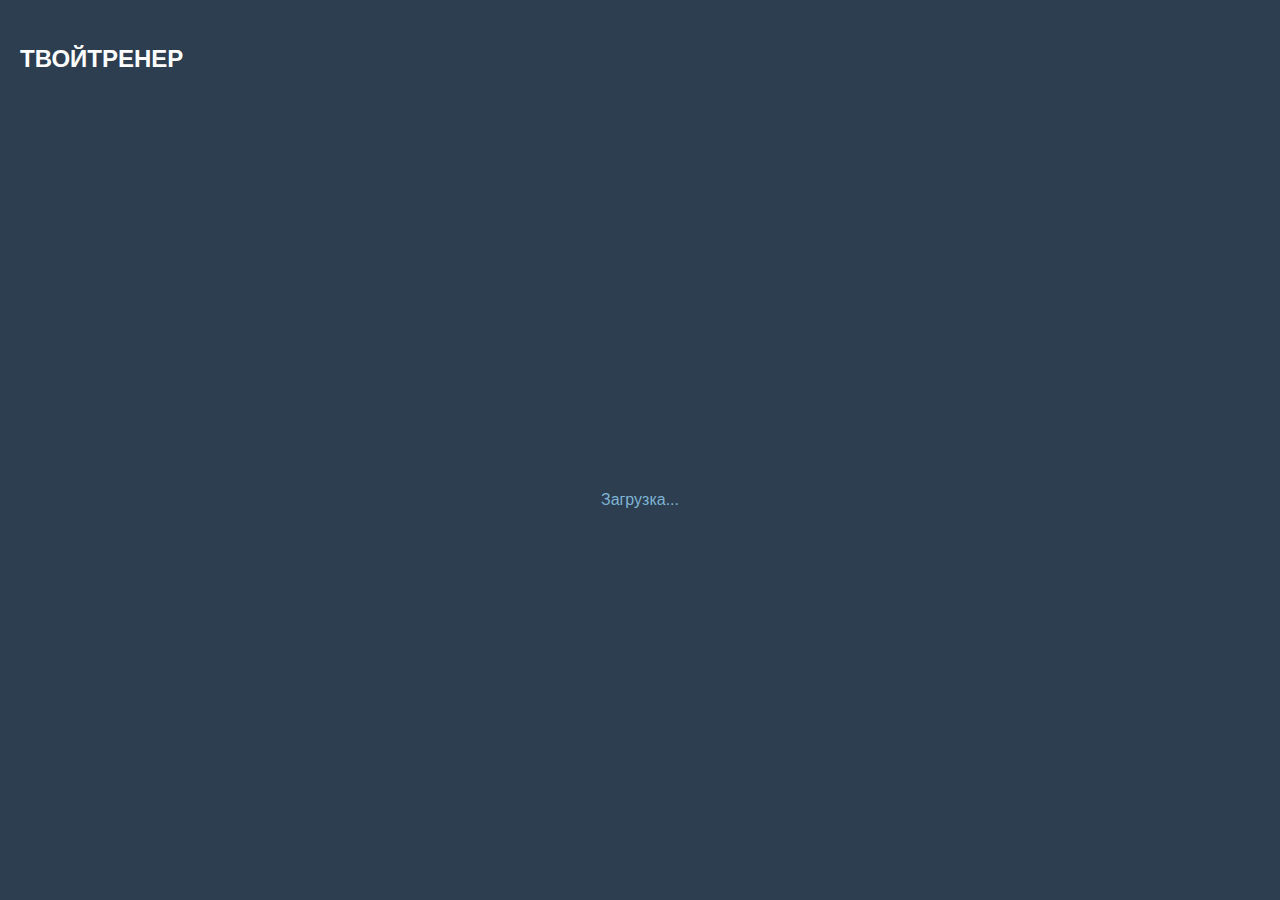
<file: index.html>
<!DOCTYPE html>
<html lang="ru">
<head>
    <meta charset="UTF-8">
    <meta name="viewport" content="width=device-width, initial-scale=1.0">
    <title>ТВОЙТРЕНЕР</title>
    <link rel="stylesheet" href="style.css?v=5.2">
    <script src="https://telegram.org/js/telegram-web-app.js"></script>
    <script src="telegram-theme.js?v=1.0"></script>
</head>
<body>
    <!-- Loading Screen -->
    <div id="loading-overlay" class="loading-screen">
        <h1>ТВОЙТРЕНЕР</h1>
        <div class="loading-icon">
            <div class="spinner"></div>
        </div>
        <div class="loading-text">Загрузка...</div>
    </div>

    <!-- Main App -->
    <div id="app" class="container hidden">
        <div class="header">
            <a href="#" class="close-btn" onclick="closeApp()">Закрыть</a>
            <h1>ТВОЙТРЕНЕР</h1>
            <p class="subtitle">мини-приложение</p>
            <button class="menu-btn" onclick="toggleMenu()">⋯</button>
        </div>

        <!-- Main Dashboard -->
        <div id="dashboard" class="tab-content active">
            <div class="main-content">
                <h2 class="main-title">Главная панель</h2>
                <p class="welcome-text">Добро пожаловать в фитнес-помощник!</p>

                <div class="stats-grid">
                    <div class="stat-card">
                        <div class="stat-icon">
                            <svg width="20" height="20" viewBox="0 0 24 24" fill="currentColor">
                                <path d="M16 4c0-1.11.89-2 2-2s2 .89 2 2-.89 2-2 2-2-.89-2-2zm4 18v-6h2.5l-2.54-7.63A2.996 2.996 0 0 0 17.06 7c-.8 0-1.54.5-1.85 1.26l-1.97 5.91L9.5 12.5 8.18 10H8c-1.1 0-2 .9-2 2v8h2v-2h12v2h2zM12.5 11.5c.83 0 1.5.67 1.5 1.5s-.67 1.5-1.5 1.5-1.5-.67-1.5-1.5.67-1.5 1.5-1.5zm-6-7c1.11 0 2-.89 2-2s-.89-2-2-2-2 .89-2 2 .89 2 2 2zm1.5 2h-3C4.46 6.5 4 6.96 4 7.5v6h1.5v7h3v-7H10v-6c0-.54-.46-1-1-1z"/>
                            </svg>
                        </div>
                        <div class="stat-number" id="clients-count">0</div>
                        <div class="stat-label">Всего клиентов</div>
                    </div>
                    <div class="stat-card">
                        <div class="stat-icon">
                            <svg width="20" height="20" viewBox="0 0 24 24" fill="currentColor">
                                <path d="M20.57 14.86L22 13.43 20.57 12 17 15.57 8.43 7 12 3.43 10.57 2 9.14 3.43 7.71 2 5.57 4.14 4.14 2.71 2.71 4.14l1.43 1.43L2 7.71l1.43 1.43L2 10.57 3.43 12 7 8.43 15.57 17 12 20.57 13.43 22l1.43-1.43L16.29 22l2.14-2.14 1.43 1.43 1.43-1.43-1.43-1.43L22 16.29l-1.43-1.43z"/>
                            </svg>
                        </div>
                        <div class="stat-number" id="workouts-count">0</div>
                        <div class="stat-label">Всего тренировок</div>
                    </div>
                    <div class="stat-card">
                        <div class="stat-icon">
                            <svg width="20" height="20" viewBox="0 0 24 24" fill="currentColor">
                                <path d="M12 2C6.48 2 2 6.48 2 12s4.48 10 10 10 10-4.48 10-10S17.52 2 12 2zm-2 15l-5-5 1.41-1.41L10 14.17l7.59-7.59L19 8l-9 9z"/>
                            </svg>
                        </div>
                        <div class="stat-number" id="completed-workouts">0</div>
                        <div class="stat-label">Завершено</div>
                    </div>
                    <div class="stat-card">
                        <div class="stat-icon">
                            <svg width="20" height="20" viewBox="0 0 24 24" fill="currentColor">
                                <path d="M19 3h-1V1h-2v2H8V1H6v2H5c-1.11 0-1.99.89-1.99 2L3 19c0 1.1.89 2 2 2h14c1.1 0 2-.9 2-2V5c0-1.11-.9-2-2-2zm0 16H5V8h14v11zM7 10h5v5H7z"/>
                            </svg>
                        </div>
                        <div class="stat-number" id="today-workouts">0</div>
                        <div class="stat-label">Тренировок сегодня</div>
                    </div>
                </div>

                <h3 class="quick-actions-title">Быстрые действия</h3>
                <div class="actions-grid">
                    <div class="action-card" onclick="openAddClientModal()">
                        <div class="action-icon">
                            <svg width="24" height="24" viewBox="0 0 24 24" fill="currentColor">
                                <path d="M19 13h-6v6h-2v-6H5v-2h6V5h2v6h6v2z"/>
                            </svg>
                        </div>
                        <div class="action-label">Добавить клиента</div>
                    </div>
                    <div class="action-card" onclick="openAddWorkoutModal()">
                        <div class="action-icon">
                            <svg width="24" height="24" viewBox="0 0 24 24" fill="currentColor">
                                <path d="M19 3h-1V1h-2v2H8V1H6v2H5c-1.11 0-1.99.89-1.99 2L3 19c0 1.1.89 2 2 2h14c1.1 0 2-.9 2-2V5c0-1.11-.9-2-2-2zm0 16H5V8h14v11zM7 10h5v5H7z"/>
                            </svg>
                        </div>
                        <div class="action-label">Запланировать тренировку</div>
                    </div>
                </div>

                <div class="schedule-section">
                    <h3 class="schedule-title">Расписание на сегодня</h3>
                    <div id="today-schedule">
                        <div class="loading">Загрузка расписания...</div>
                    </div>
                </div>

                <div class="clients-section">
                    <h3 class="clients-title">Последние клиенты</h3>
                    <div id="recent-clients">
                        <div class="loading">Загрузка клиентов...</div>
                    </div>
                </div>
            </div>
        </div>

        <!-- Clients Tab -->
        <div id="clients" class="tab-content">
            <div class="main-content">
                <h2 class="main-title">Клиенты</h2>
                <p class="welcome-text">Управление вашими клиентами</p>
                
                <div class="section-actions">
                    <div class="action-card" onclick="openAddClientModal()">
                        <div class="action-icon">
                            <svg width="24" height="24" viewBox="0 0 24 24" fill="currentColor">
                                <path d="M19 13h-6v6h-2v-6H5v-2h6V5h2v6h6v2z"/>
                            </svg>
                        </div>
                        <div class="action-label">Добавить клиента</div>
                    </div>
                </div>

                <div class="clients-list-section">
                    <div id="clients-list">
                        <div class="loading">Загрузка клиентов...</div>
                    </div>
                </div>
            </div>
        </div>

        <!-- Workouts Tab -->
        <div id="workouts" class="tab-content">
            <div class="main-content">
                <h2 class="main-title">Тренировки</h2>
                <p class="welcome-text">Управление тренировками</p>
                
                <div class="section-actions">
                    <div class="action-card" onclick="openAddWorkoutModal()">
                        <div class="action-icon">
                            <svg width="24" height="24" viewBox="0 0 24 24" fill="currentColor">
                                <path d="M19 13h-6v6h-2v-6H5v-2h6V5h2v6h6v2z"/>
                            </svg>
                        </div>
                        <div class="action-label">Создать тренировку</div>
                    </div>
                </div>

                <div class="workouts-list-section">
                    <div id="workouts-list">
                        <div class="loading">Загрузка тренировок...</div>
                    </div>
                </div>
            </div>
        </div>

        <!-- Analytics Tab -->
        <div id="analytics" class="tab-content">
            <div class="main-content">
                <h2 class="main-title">Аналитика</h2>
                <p class="welcome-text">Статистика и отчеты</p>
                
                <div class="stats-grid">
                    <div class="stat-card">
                        <div class="stat-icon">
                            <svg width="20" height="20" viewBox="0 0 24 24" fill="currentColor">
                                <path d="M16,6L18.29,8.29L13.41,13.17L9.41,9.17L2,16.59L3.41,18L9.41,12L13.41,16L19.71,9.71L22,12V6H16Z"/>
                            </svg>
                        </div>
                        <div class="stat-number" id="monthly-income">0₽</div>
                        <div class="stat-label">Доход за месяц</div>
                    </div>
                    <div class="stat-card">
                        <div class="stat-icon">
                            <svg width="20" height="20" viewBox="0 0 24 24" fill="currentColor">
                                <path d="M12,18A6,6 0 0,1 6,12A6,6 0 0,1 12,6A6,6 0 0,1 18,12A6,6 0 0,1 12,18M12,2A10,10 0 0,0 2,12A10,10 0 0,0 12,22A10,10 0 0,0 22,12A10,10 0 0,0 12,2Z"/>
                            </svg>
                        </div>
                        <div class="stat-number" id="active-clients">0</div>
                        <div class="stat-label">Активных клиентов</div>
                    </div>
                    <div class="stat-card">
                        <div class="stat-icon">
                            <svg width="20" height="20" viewBox="0 0 24 24" fill="currentColor">
                                <path d="M12,17.27L18.18,21L16.54,13.97L22,9.24L14.81,8.62L12,2L9.19,8.62L2,9.24L7.45,13.97L5.82,21L12,17.27Z"/>
                            </svg>
                        </div>
                        <div class="stat-number" id="completion-rate">0%</div>
                        <div class="stat-label">Успешность</div>
                    </div>
                    <div class="stat-card">
                        <div class="stat-icon">
                            <svg width="20" height="20" viewBox="0 0 24 24" fill="currentColor">
                                <path d="M19 3h-1V1h-2v2H8V1H6v2H5c-1.11 0-1.99.89-1.99 2L3 19c0 1.1.89 2 2 2h14c1.1 0 2-.9 2-2V5c0-1.11-.9-2-2-2zm0 16H5V8h14v11zM7 10h5v5H7z"/>
                            </svg>
                        </div>
                        <div class="stat-number" id="avg-workouts">0</div>
                        <div class="stat-label">Среднее в неделю</div>
                    </div>
                </div>
            </div>
        </div>

        <!-- Settings Tab -->
        <div id="settings" class="tab-content">
            <div class="main-content">
                <h2 class="main-title">Настройки</h2>
                <p class="welcome-text">Настройки приложения</p>
                
                <div class="settings-section">
                    <h3 class="settings-title">Общие настройки</h3>
                    <div class="settings-item">
                        <div class="setting-info">
                            <h4>Уведомления</h4>
                            <p>Получать уведомления о тренировках</p>
                        </div>
                        <div class="setting-control">
                            <label class="switch">
                                <input type="checkbox" id="notifications-toggle" checked>
                                <span class="slider"></span>
                            </label>
                        </div>
                    </div>
                    <div class="settings-item">
                        <div class="setting-info">
                            <h4>Тема</h4>
                            <p>Автоматическая смена темы</p>
                        </div>
                        <div class="setting-control">
                            <label class="switch">
                                <input type="checkbox" id="theme-toggle">
                                <span class="slider"></span>
                            </label>
                        </div>
                    </div>
                </div>
            </div>
        </div>

        <!-- Add Client Modal -->
        <div id="add-client-modal" class="modal">
            <div class="modal-content">
                <div class="modal-header">
                    <h3>Добавить клиента</h3>
                    <button class="close-btn" onclick="closeModal('add-client-modal')">&times;</button>
                </div>
                <form id="add-client-form">
                    <div class="form-group">
                        <label for="client-name">Имя клиента</label>
                        <input type="text" id="client-name" placeholder="Введите имя клиента" required>
                    </div>
                    <div class="form-group">
                        <label for="client-goal">Цель тренировок</label>
                        <select id="client-goal" required>
                            <option value="">Выберите цель</option>
                            <option value="weight_loss">Снижение веса</option>
                            <option value="muscle_gain">Набор мышечной массы</option>
                            <option value="strength_building">Развитие силы</option>
                            <option value="endurance_training">Развитие выносливости</option>
                            <option value="marathon_prep">Подготовка к марафону</option>
                            <option value="general_fitness">Общая физическая подготовка</option>
                            <option value="body_recomposition">Изменение композиции тела</option>
                            <option value="athletic_performance">Спортивные результаты</option>
                            <option value="injury_recovery">Восстановление после травмы</option>
                            <option value="maintenance">Поддержание формы</option>
                            <option value="flexibility_mobility">Гибкость и подвижность</option>
                        </select>
                    </div>
                    <div class="form-group">
                        <label for="client-phone">Номер телефона</label>
                        <input type="tel" id="client-phone" placeholder="+7 (999) 123-45-67">
                    </div>
                    <div class="form-group">
                        <label for="client-notes">Заметки</label>
                        <textarea id="client-notes" rows="3" placeholder="Особенности, медицинские ограничения, предпочтения..."></textarea>
                    </div>
                    <div class="form-actions">
                        <button type="button" class="btn btn-secondary" onclick="closeModal('add-client-modal')">
                            Отмена
                        </button>
                        <button type="submit" class="btn btn-primary">
                            Добавить
                        </button>
                    </div>
                </form>
            </div>
        </div>

        <!-- Add Workout Modal -->
        <div id="add-workout-modal" class="modal">
            <div class="modal-content">
                <div class="modal-header">
                    <h3>Создать тренировку</h3>
                    <button class="close-btn" onclick="closeModal('add-workout-modal')">&times;</button>
                </div>
                <form id="add-workout-form">
                    <div class="form-group">
                        <label for="workout-client">Выбрать клиента</label>
                        <select id="workout-client" required>
                            <option value="">Выберите клиента</option>
                        </select>
                    </div>
                    <div class="form-group">
                        <label for="workout-type">Тип тренировки</label>
                        <select id="workout-type" required>
                            <option value="">Выберите тип</option>
                            <option value="cardio">Кардио</option>
                            <option value="strength_training">Силовая тренировка</option>
                            <option value="powerlifting">Пауэрлифтинг</option>
                            <option value="bodybuilding">Бодибилдинг</option>
                            <option value="leg_day">День ног</option>
                            <option value="upper_body">Верх тела</option>
                            <option value="push_day">День жимовых</option>
                            <option value="pull_day">День тяговых</option>
                            <option value="full_body">Полное тело</option>
                            <option value="core_abs">Пресс и кор</option>
                            <option value="hiit">Высокоинтенсивные интервалы</option>
                            <option value="endurance">Выносливость</option>
                            <option value="flexibility">Гибкость и растяжка</option>
                            <option value="sport_specific">Специализированная</option>
                            <option value="recovery">Восстановительная</option>
                        </select>
                    </div>
                    <div class="form-group">
                        <label for="workout-date">Дата и время</label>
                        <input type="datetime-local" id="workout-date" required>
                    </div>
                    <div class="form-group">
                        <label for="workout-notes">Описание тренировки</label>
                        <textarea id="workout-notes" rows="4" placeholder="Упражнения, план тренировки, особые указания..."></textarea>
                    </div>
                    <div class="form-actions">
                        <button type="button" class="btn btn-secondary" onclick="closeModal('add-workout-modal')">
                            Отмена
                        </button>
                        <button type="submit" class="btn btn-primary">
                            Создать
                        </button>
                    </div>
                </form>
            </div>
        </div>

        <!-- Bottom Navigation -->
        <nav class="bottom-nav">
            <a href="#" class="nav-item active" data-tab="dashboard">
                <div class="nav-icon">
                    <svg width="24" height="24" viewBox="0 0 24 24" fill="currentColor">
                        <path d="M10 20v-6h4v6h5v-8h3L12 3 2 12h3v8z"/>
                    </svg>
                </div>
                <span>Главная</span>
            </a>
            <a href="#" class="nav-item" data-tab="clients">
                <div class="nav-icon">
                    <svg width="24" height="24" viewBox="0 0 24 24" fill="currentColor">
                        <path d="M16 4c0-1.11.89-2 2-2s2 .89 2 2-.89 2-2 2-2-.89-2-2zm4 18v-6h2.5l-2.54-7.63A2.996 2.996 0 0 0 17.06 7c-.8 0-1.54.5-1.85 1.26l-1.97 5.91L9.5 12.5 8.18 10H8c-1.1 0-2 .9-2 2v8h2v-2h12v2h2zM12.5 11.5c.83 0 1.5.67 1.5 1.5s-.67 1.5-1.5 1.5-1.5-.67-1.5-1.5.67-1.5 1.5-1.5zm-6-7c1.11 0 2-.89 2-2s-.89-2-2-2-2 .89-2 2 .89 2 2 2zm1.5 2h-3C4.46 6.5 4 6.96 4 7.5v6h1.5v7h3v-7H10v-6c0-.54-.46-1-1-1z"/>
                    </svg>
                </div>
                <span>Клиенты</span>
            </a>
            <a href="#" class="nav-item" data-tab="workouts">
                <div class="nav-icon">
                    <svg width="24" height="24" viewBox="0 0 24 24" fill="currentColor">
                        <path d="M20.57 14.86L22 13.43 20.57 12 17 15.57 8.43 7 12 3.43 10.57 2 9.14 3.43 7.71 2 5.57 4.14 4.14 2.71 2.71 4.14l1.43 1.43L2 7.71l1.43 1.43L2 10.57 3.43 12 7 8.43 15.57 17 12 20.57 13.43 22l1.43-1.43L16.29 22l2.14-2.14 1.43 1.43 1.43-1.43-1.43-1.43L22 16.29l-1.43-1.43z"/>
                    </svg>
                </div>
                <span>Тренировки</span>
            </a>
            <a href="#" class="nav-item" data-tab="analytics">
                <div class="nav-icon">
                    <svg width="24" height="24" viewBox="0 0 24 24" fill="currentColor">
                        <path d="M19 3H5c-1.1 0-2 .9-2 2v14c0 1.1.9 2 2 2h14c1.1 0 2-.9 2-2V5c0-1.1-.9-2-2-2zM9 17H7v-7h2v7zm4 0h-2V7h2v10zm4 0h-2v-4h2v4z"/>
                    </svg>
                </div>
                <span>Аналитика</span>
            </a>
            <a href="#" class="nav-item" data-tab="settings">
                <div class="nav-icon">
                    <svg width="24" height="24" viewBox="0 0 24 24" fill="currentColor">
                        <path d="M19.14,12.94c0.04-0.3,0.06-0.61,0.06-0.94c0-0.32-0.02-0.64-0.07-0.94l2.03-1.58c0.18-0.14,0.23-0.41,0.12-0.61 l-1.92-3.32c-0.12-0.22-0.37-0.29-0.59-0.22l-2.39,0.96c-0.5-0.38-1.03-0.7-1.62-0.94L14.4,2.81c-0.04-0.24-0.24-0.41-0.48-0.41 h-3.84c-0.24,0-0.43,0.17-0.47,0.41L9.25,5.35C8.66,5.59,8.12,5.92,7.63,6.29L5.24,5.33c-0.22-0.08-0.47,0-0.59,0.22L2.74,8.87 C2.62,9.08,2.66,9.34,2.86,9.48l2.03,1.58C4.84,11.36,4.82,11.69,4.82,12s0.02,0.64,0.07,0.94l-2.03,1.58 c-0.18,0.14-0.23,0.41-0.12,0.61l1.92,3.32c0.12,0.22,0.37,0.29,0.59,0.22l2.39-0.96c0.5,0.38,1.03,0.7,1.62,0.94l0.36,2.54 c0.05,0.24,0.24,0.41,0.48,0.41h3.84c0.24,0,0.44-0.17,0.47-0.41l0.36-2.54c0.59-0.24,1.13-0.56,1.62-0.94l2.39,0.96 c0.22,0.08,0.47,0,0.59-0.22l1.92-3.32c0.12-0.22,0.07-0.47-0.12-0.61L19.14,12.94z M12,15.6c-1.98,0-3.6-1.62-3.6-3.6 s1.62-3.6,3.6-3.6s3.6,1.62,3.6,3.6S13.98,15.6,12,15.6z"/>
                    </svg>
                </div>
                <span>Настройки</span>
            </a>
        </nav>
    </div>

    <script src="script.js?v=5.0"></script>
</body>
</html>
</file>
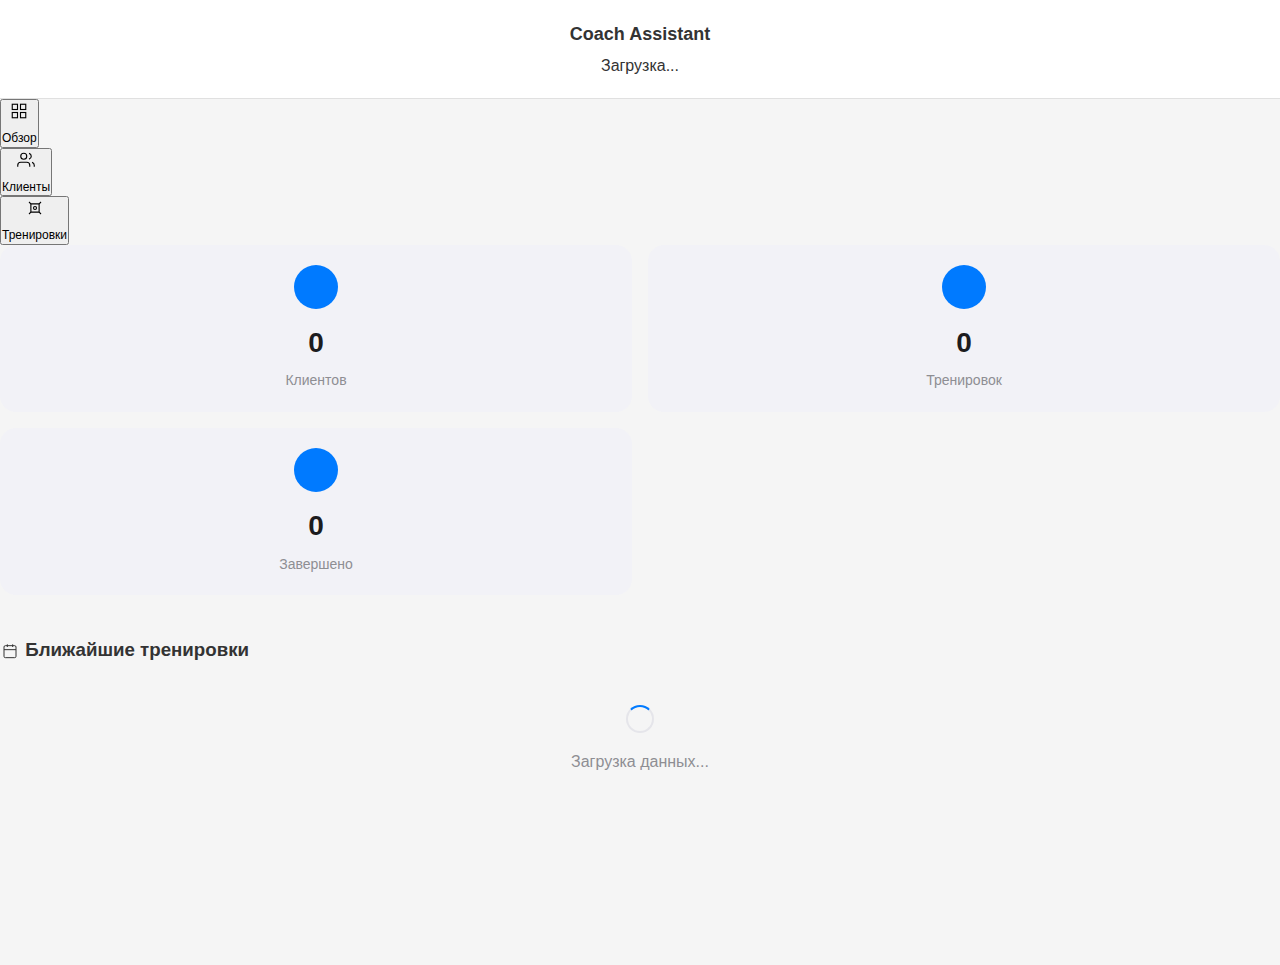
<file: web/index.html>
<!DOCTYPE html>
<html lang="ru">
<head>
    <meta charset="UTF-8">
    <meta name="viewport" content="width=device-width, initial-scale=1.0">
    <title>Coach Assistant</title>
    <link rel="preconnect" href="https://fonts.googleapis.com">
    <link rel="preconnect" href="https://fonts.gstatic.com" crossorigin>
    <link href="https://fonts.googleapis.com/css2?family=Inter:wght@400;500;600;700;800&display=swap" rel="stylesheet">
    <link rel="stylesheet" href="style.css?v=3.0">
    <link rel="stylesheet" href="icon-fix.css?v=4.0">
    <script src="https://telegram.org/js/telegram-web-app.js"></script>
</head>
<body>
    <div id="app">
        <!-- Professional Header -->
        <header class="header">
            <h1>Coach Assistant</h1>
            <div class="user-info">
                <span id="user-name">Загрузка...</span>
            </div>
        </header>

        <!-- Professional Navigation with Icons -->
        <nav class="nav-tabs">
            <button class="nav-tab active" data-tab="dashboard">
                <span class="nav-icon">
                    <svg viewBox="0 0 24 24" fill="none" stroke="currentColor" stroke-width="2">
                        <rect x="3" y="3" width="7" height="7"/>
                        <rect x="14" y="3" width="7" height="7"/>
                        <rect x="14" y="14" width="7" height="7"/>
                        <rect x="3" y="14" width="7" height="7"/>
                    </svg>
                </span>
                <span class="nav-text">Обзор</span>
            </button>
            <button class="nav-tab" data-tab="clients">
                <span class="nav-icon">
                    <svg viewBox="0 0 24 24" fill="none" stroke="currentColor" stroke-width="2">
                        <path d="M17 21v-2a4 4 0 0 0-4-4H5a4 4 0 0 0-4 4v2"/>
                        <circle cx="9" cy="7" r="4"/>
                        <path d="M23 21v-2a4 4 0 0 0-3-3.87"/>
                        <path d="M16 3.13a4 4 0 0 1 0 7.75"/>
                    </svg>
                </span>
                <span class="nav-text">Клиенты</span>
            </button>
            <button class="nav-tab" data-tab="workouts">
                <span class="nav-icon">
                    <svg viewBox="0 0 24 24" fill="none" stroke="currentColor" stroke-width="2">
                        <path d="M6.5 6.5h11v11h-11z"/>
                        <path d="M4 4l2.5 2.5"/>
                        <path d="M17.5 17.5L20 20"/>
                        <path d="M4 20l2.5-2.5"/>
                        <path d="M17.5 6.5L20 4"/>
                        <circle cx="12" cy="12" r="2"/>
                    </svg>
                </span>
                <span class="nav-text">Тренировки</span>
            </button>
        </nav>

        <!-- Dashboard Tab with Sophisticated Stats -->
        <section id="dashboard" class="tab-content active">
            <div class="stats-grid">
                <div class="stat-card">
                    <div class="stat-icon clients"></div>
                    <div class="stat-number" id="clients-count">0</div>
                    <div class="stat-label">Клиентов</div>
                </div>
                <div class="stat-card">
                    <div class="stat-icon workouts"></div>
                    <div class="stat-number" id="workouts-count">0</div>
                    <div class="stat-label">Тренировок</div>
                </div>
                <div class="stat-card">
                    <div class="stat-icon completed"></div>
                    <div class="stat-number" id="completed-workouts">0</div>
                    <div class="stat-label">Завершено</div>
                </div>
            </div>

            <div class="recent-section">
                <h3>
                    <span class="section-icon small">
                        <svg viewBox="0 0 24 24" fill="none" stroke="currentColor" stroke-width="2">
                            <rect x="3" y="4" width="18" height="18" rx="2" ry="2"/>
                            <line x1="16" y1="2" x2="16" y2="6"/>
                            <line x1="8" y1="2" x2="8" y2="6"/>
                            <line x1="3" y1="10" x2="21" y2="10"/>
                        </svg>
                    </span>
                    Ближайшие тренировки
                </h3>
                <div id="recent-workouts" class="recent-workouts">
                    <div class="loading">Загрузка данных...</div>
                </div>
            </div>
        </section>

        <!-- Sophisticated Clients Tab -->
        <section id="clients" class="tab-content">
            <div class="section-header">
                <h2>
                    <span class="section-icon">
                        <svg viewBox="0 0 24 24" fill="none" stroke="currentColor" stroke-width="2">
                            <path d="M17 21v-2a4 4 0 0 0-4-4H5a4 4 0 0 0-4 4v2"/>
                            <circle cx="9" cy="7" r="4"/>
                            <path d="M23 21v-2a4 4 0 0 0-3-3.87"/>
                            <path d="M16 3.13a4 4 0 0 1 0 7.75"/>
                        </svg>
                    </span>
                    Клиенты
                </h2>
                <button class="btn btn-primary" id="add-client-btn">
                    <span class="btn-icon">
                        <svg viewBox="0 0 24 24" fill="none" stroke="currentColor" stroke-width="2">
                            <line x1="12" y1="5" x2="12" y2="19"/>
                            <line x1="5" y1="12" x2="19" y2="12"/>
                        </svg>
                    </span>
                    Добавить
                </button>
            </div>
            
            <div id="clients-list" class="clients-list">
                <div class="loading">Загрузка клиентов...</div>
            </div>
        </section>

        <!-- Sophisticated Workouts Tab -->
        <section id="workouts" class="tab-content">
            <div class="section-header">
                <h2>
                    <span class="section-icon">
                        <svg viewBox="0 0 24 24" fill="none" stroke="currentColor" stroke-width="2">
                            <path d="M6.5 6.5h11v11h-11z"/>
                            <path d="M4 4l2.5 2.5"/>
                            <path d="M17.5 17.5L20 20"/>
                            <path d="M4 20l2.5-2.5"/>
                            <path d="M17.5 6.5L20 4"/>
                            <circle cx="12" cy="12" r="2"/>
                        </svg>
                    </span>
                    Тренировки
                </h2>
                <button class="btn btn-primary" id="add-workout-btn">
                    <span class="btn-icon">
                        <svg viewBox="0 0 24 24" fill="none" stroke="currentColor" stroke-width="2">
                            <line x1="12" y1="5" x2="12" y2="19"/>
                            <line x1="5" y1="12" x2="19" y2="12"/>
                        </svg>
                    </span>
                    Создать
                </button>
            </div>
            
            <div id="workouts-list" class="workouts-list">
                <div class="loading">Загрузка тренировок...</div>
            </div>
        </section>

        <!-- Elegant Add Client Modal -->
        <div id="add-client-modal" class="modal">
            <div class="modal-content">
                <div class="modal-header">
                    <h3>Добавить клиента</h3>
                    <button class="close-btn" data-modal="add-client-modal">&times;</button>
                </div>
                <form id="add-client-form">
                    <div class="form-group">
                        <label for="client-name">Имя клиента</label>
                        <input type="text" id="client-name" placeholder="Введите имя клиента" required>
                    </div>
                    <div class="form-group">
                        <label for="client-goal">Цель тренировок</label>
                        <select id="client-goal" required>
                            <option value="">Выберите цель</option>
                            <option value="weight_loss">Снижение веса</option>
                            <option value="muscle_gain">Набор мышечной массы</option>
                            <option value="strength_building">Развитие силы</option>
                            <option value="endurance_training">Развитие выносливости</option>
                            <option value="marathon_prep">Подготовка к марафону</option>
                            <option value="general_fitness">Общая физическая подготовка</option>
                            <option value="body_recomposition">Изменение композиции тела</option>
                            <option value="athletic_performance">Спортивные результаты</option>
                            <option value="injury_recovery">Восстановление после травмы</option>
                            <option value="maintenance">Поддержание формы</option>
                            <option value="flexibility_mobility">Гибкость и подвижность</option>
                        </select>
                    </div>
                    <div class="form-group">
                        <label for="client-phone">Номер телефона</label>
                        <input type="tel" id="client-phone" placeholder="+7 (999) 123-45-67">
                    </div>
                    <div class="form-group">
                        <label for="client-notes">Заметки</label>
                        <textarea id="client-notes" rows="3" placeholder="Особенности, медицинские ограничения, предпочтения..."></textarea>
                    </div>
                    <div class="form-actions">
                        <button type="button" class="btn btn-secondary" data-modal="add-client-modal">
                            Отмена
                        </button>
                        <button type="submit" class="btn btn-primary">
                            Добавить
                        </button>
                    </div>
                </form>
            </div>
        </div>

        <!-- Elegant Add Workout Modal -->
        <div id="add-workout-modal" class="modal">
            <div class="modal-content">
                <div class="modal-header">
                    <h3>Создать тренировку</h3>
                    <button class="close-btn" data-modal="add-workout-modal">&times;</button>
                </div>
                <form id="add-workout-form">
                    <div class="form-group">
                        <label for="workout-client">Выбрать клиента</label>
                        <select id="workout-client" required>
                            <option value="">Выберите клиента</option>
                        </select>
                    </div>
                    <div class="form-group">
                        <label for="workout-type">Тип тренировки</label>
                        <select id="workout-type" required>
                            <option value="">Выберите тип</option>
                            <option value="cardio">Кардио</option>
                            <option value="strength_training">Силовая тренировка</option>
                            <option value="powerlifting">Пауэрлифтинг</option>
                            <option value="bodybuilding">Бодибилдинг</option>
                            <option value="leg_day">День ног</option>
                            <option value="upper_body">Верх тела</option>
                            <option value="push_day">День жимовых</option>
                            <option value="pull_day">День тяговых</option>
                            <option value="full_body">Полное тело</option>
                            <option value="core_abs">Пресс и кор</option>
                            <option value="hiit">Высокоинтенсивные интервалы</option>
                            <option value="endurance">Выносливость</option>
                            <option value="flexibility">Гибкость и растяжка</option>
                            <option value="sport_specific">Специализированная</option>
                            <option value="recovery">Восстановительная</option>
                        </select>
                    </div>
                    <div class="form-group">
                        <label for="workout-date">Дата и время</label>
                        <input type="datetime-local" id="workout-date" required>
                    </div>
                    <div class="form-group">
                        <label for="workout-notes">Описание тренировки</label>
                        <textarea id="workout-notes" rows="4" placeholder="Упражнения, план тренировки, особые указания..."></textarea>
                    </div>
                    <div class="form-actions">
                        <button type="button" class="btn btn-secondary" data-modal="add-workout-modal">
                            Отмена
                        </button>
                        <button type="submit" class="btn btn-primary">
                            Создать
                        </button>
                    </div>
                </form>
            </div>
        </div>

        <!-- Professional Loading overlay with Barbell -->
        <div id="loading-overlay" class="loading-overlay">
            <div class="barbell-loader">
                <div class="barbell">
                    <div class="weight left"></div>
                    <div class="bar"></div>
                    <div class="weight right"></div>
                </div>
            </div>
            <div class="loading-text">Загрузка...</div>
        </div>
    </div>

    <script src="script.js?v=2.0"></script>
</body>
</html>
</file>
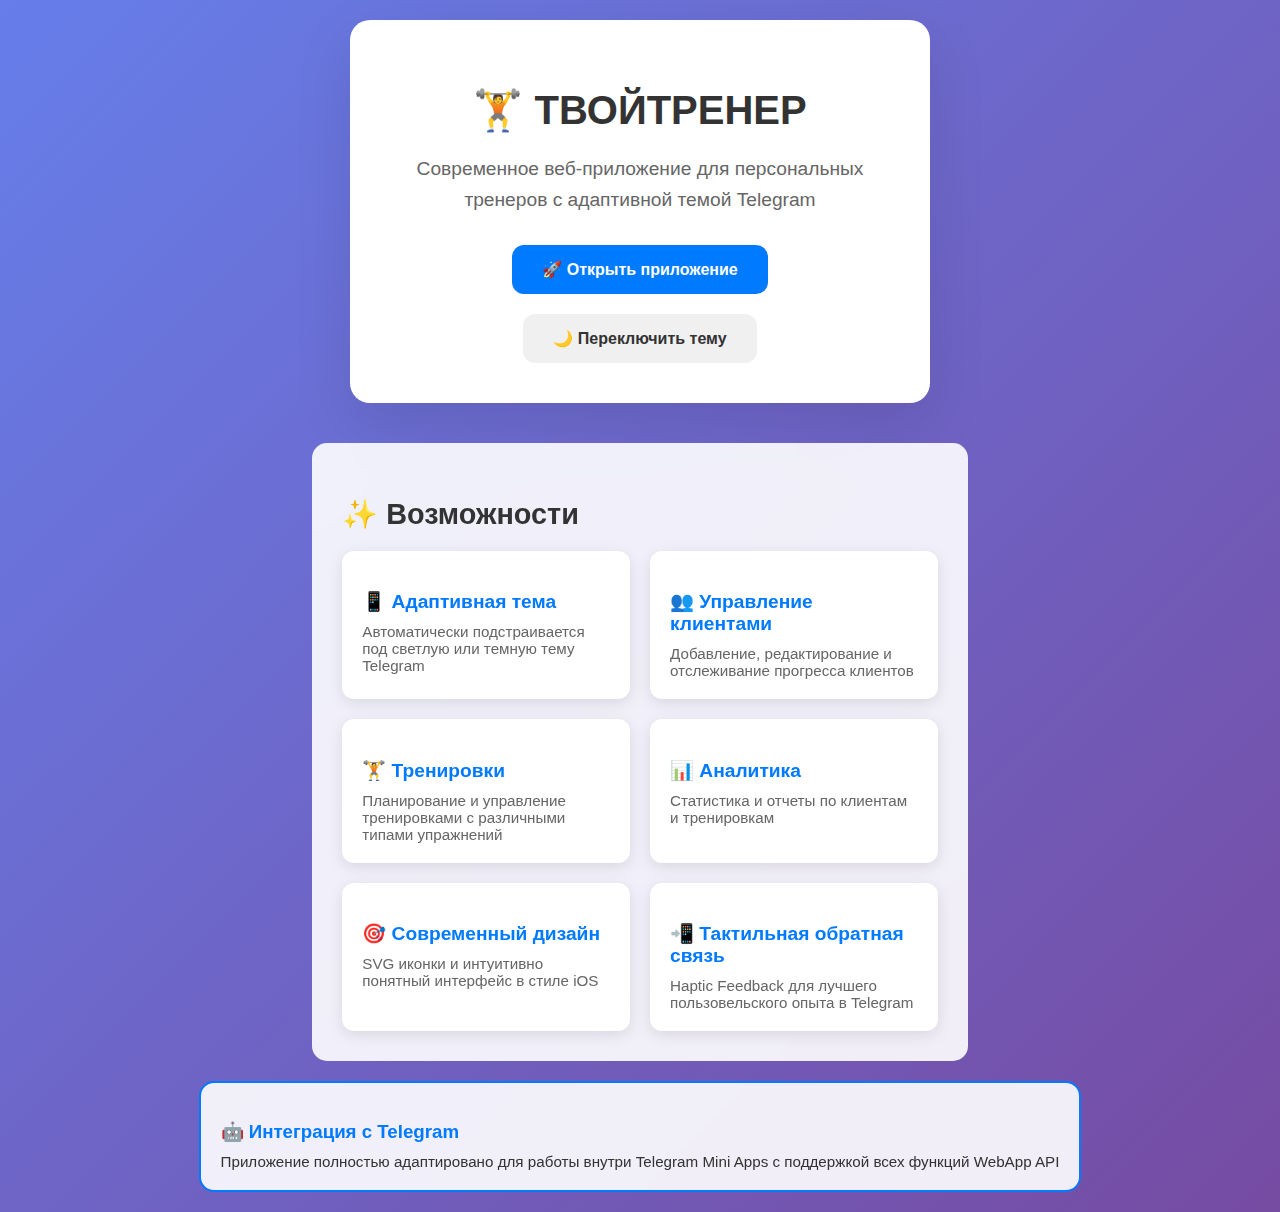
<file: demo.html>
<!DOCTYPE html>
<html lang="ru">
<head>
    <meta charset="UTF-8">
    <meta name="viewport" content="width=device-width, initial-scale=1.0">
    <title>ТВОЙТРЕНЕР - Демо</title>
    <style>
        body {
            font-family: -apple-system, BlinkMacSystemFont, 'Segoe UI', Roboto, sans-serif;
            background: linear-gradient(135deg, #667eea 0%, #764ba2 100%);
            margin: 0;
            padding: 20px;
            min-height: 100vh;
            display: flex;
            flex-direction: column;
            align-items: center;
            justify-content: center;
        }
        
        .demo-container {
            background: white;
            border-radius: 20px;
            padding: 40px;
            box-shadow: 0 20px 60px rgba(0,0,0,0.1);
            text-align: center;
            max-width: 500px;
            margin-bottom: 20px;
        }
        
        .demo-container h1 {
            color: #333;
            margin-bottom: 20px;
            font-size: 2.5em;
            font-weight: 700;
        }
        
        .demo-container p {
            color: #666;
            font-size: 1.2em;
            line-height: 1.6;
            margin-bottom: 30px;
        }
        
        .demo-buttons {
            display: flex;
            gap: 20px;
            justify-content: center;
            flex-wrap: wrap;
        }
        
        .demo-btn {
            padding: 15px 30px;
            border: none;
            border-radius: 12px;
            font-size: 16px;
            font-weight: 600;
            cursor: pointer;
            transition: all 0.3s ease;
            text-decoration: none;
            display: inline-block;
        }
        
        .demo-btn-primary {
            background: #007AFF;
            color: white;
        }
        
        .demo-btn-primary:hover {
            background: #0056CC;
            transform: translateY(-2px);
        }
        
        .demo-btn-secondary {
            background: #f0f0f0;
            color: #333;
        }
        
        .demo-btn-secondary:hover {
            background: #e0e0e0;
            transform: translateY(-2px);
        }
        
        .features {
            background: rgba(255,255,255,0.9);
            border-radius: 15px;
            padding: 30px;
            margin-top: 20px;
            backdrop-filter: blur(10px);
        }
        
        .features h2 {
            color: #333;
            margin-bottom: 20px;
            font-size: 1.8em;
        }
        
        .features-grid {
            display: grid;
            grid-template-columns: repeat(auto-fit, minmax(200px, 1fr));
            gap: 20px;
            margin-top: 20px;
        }
        
        .feature-item {
            background: white;
            padding: 20px;
            border-radius: 12px;
            box-shadow: 0 4px 15px rgba(0,0,0,0.1);
        }
        
        .feature-item h3 {
            color: #007AFF;
            margin-bottom: 10px;
            font-size: 1.2em;
        }
        
        .feature-item p {
            color: #666;
            font-size: 0.95em;
            margin: 0;
        }
        
        .telegram-info {
            background: rgba(255,255,255,0.9);
            border-radius: 15px;
            padding: 20px;
            margin-top: 20px;
            backdrop-filter: blur(10px);
            border: 2px solid #007AFF;
        }
        
        .telegram-info h3 {
            color: #007AFF;
            margin-bottom: 10px;
        }
        
        .telegram-info p {
            color: #333;
            margin: 0;
            font-size: 0.95em;
        }
        
        @media (max-width: 600px) {
            .demo-container {
                padding: 30px 20px;
            }
            
            .demo-buttons {
                flex-direction: column;
                align-items: center;
            }
            
            .demo-btn {
                width: 100%;
                max-width: 250px;
            }
        }
    </style>
</head>
<body>
    <div class="demo-container">
        <h1>🏋️ ТВОЙТРЕНЕР</h1>
        <p>Современное веб-приложение для персональных тренеров с адаптивной темой Telegram</p>
        
        <div class="demo-buttons">
            <a href="index.html" class="demo-btn demo-btn-primary">🚀 Открыть приложение</a>
            <button class="demo-btn demo-btn-secondary" onclick="toggleTheme()">🌙 Переключить тему</button>
        </div>
    </div>
    
    <div class="features">
        <h2>✨ Возможности</h2>
        <div class="features-grid">
            <div class="feature-item">
                <h3>📱 Адаптивная тема</h3>
                <p>Автоматически подстраивается под светлую или темную тему Telegram</p>
            </div>
            <div class="feature-item">
                <h3>👥 Управление клиентами</h3>
                <p>Добавление, редактирование и отслеживание прогресса клиентов</p>
            </div>
            <div class="feature-item">
                <h3>🏋️ Тренировки</h3>
                <p>Планирование и управление тренировками с различными типами упражнений</p>
            </div>
            <div class="feature-item">
                <h3>📊 Аналитика</h3>
                <p>Статистика и отчеты по клиентам и тренировкам</p>
            </div>
            <div class="feature-item">
                <h3>🎯 Современный дизайн</h3>
                <p>SVG иконки и интуитивно понятный интерфейс в стиле iOS</p>
            </div>
            <div class="feature-item">
                <h3>📲 Тактильная обратная связь</h3>
                <p>Haptic Feedback для лучшего пользовельского опыта в Telegram</p>
            </div>
        </div>
    </div>
    
    <div class="telegram-info">
        <h3>🤖 Интеграция с Telegram</h3>
        <p>Приложение полностью адаптировано для работы внутри Telegram Mini Apps с поддержкой всех функций WebApp API</p>
    </div>
    
    <script>
        function toggleTheme() {
            const isDark = document.body.style.filter === 'invert(1) hue-rotate(180deg)';
            if (isDark) {
                document.body.style.filter = '';
            } else {
                document.body.style.filter = 'invert(1) hue-rotate(180deg)';
            }
        }
        
        // Симуляция автоматической смены темы
        if (window.matchMedia && window.matchMedia('(prefers-color-scheme: dark)').matches) {
            document.body.style.filter = 'invert(1) hue-rotate(180deg)';
        }
        
        // Отслеживание изменений системной темы
        if (window.matchMedia) {
            window.matchMedia('(prefers-color-scheme: dark)').addEventListener('change', e => {
                if (e.matches) {
                    document.body.style.filter = 'invert(1) hue-rotate(180deg)';
                } else {
                    document.body.style.filter = '';
                }
            });
        }
    </script>
</body>
</html>
</file>
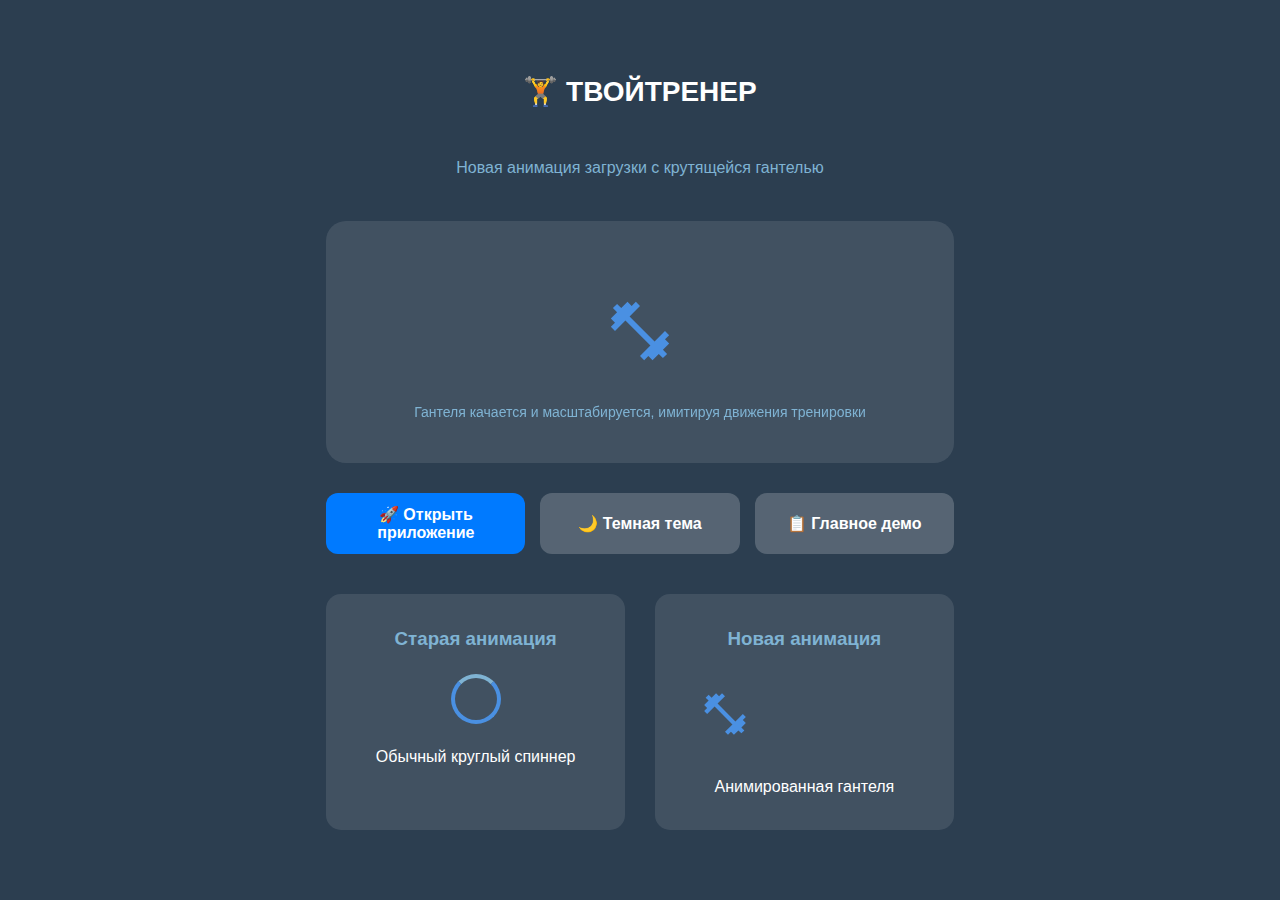
<file: loading-demo.html>
<!DOCTYPE html>
<html lang="ru">
<head>
    <meta charset="UTF-8">
    <meta name="viewport" content="width=device-width, initial-scale=1.0">
    <title>ТВОЙТРЕНЕР - Анимация загрузки</title>
    <link rel="stylesheet" href="style.css?v=5.3">
    <style>
        body {
            margin: 0;
            padding: 0;
            background: #2C3E50;
            height: 100vh;
            display: flex;
            align-items: center;
            justify-content: center;
            font-family: -apple-system, BlinkMacSystemFont, 'Segoe UI', Roboto, sans-serif;
        }
        
        .demo-container {
            text-align: center;
            color: white;
        }
        
        .demo-container h1 {
            color: white;
            font-size: 28px;
            font-weight: 700;
            margin-bottom: 40px;
        }
        
        .loading-demo {
            background: rgba(255,255,255,0.1);
            border-radius: 20px;
            padding: 40px;
            margin-bottom: 30px;
            backdrop-filter: blur(10px);
        }
        
        .controls {
            display: flex;
            gap: 15px;
            justify-content: center;
            flex-wrap: wrap;
        }
        
        .btn {
            padding: 12px 24px;
            border: none;
            border-radius: 12px;
            background: #007AFF;
            color: white;
            font-weight: 600;
            cursor: pointer;
            transition: all 0.3s ease;
        }
        
        .btn:hover {
            background: #0056CC;
            transform: translateY(-2px);
        }
        
        .btn-secondary {
            background: rgba(255,255,255,0.2);
        }
        
        .btn-secondary:hover {
            background: rgba(255,255,255,0.3);
        }
        
        .animation-info {
            margin-top: 20px;
            font-size: 14px;
            color: #7FB3D3;
        }
        
        /* Специальные стили для демо */
        .loading-icon.demo {
            width: 100px;
            height: 100px;
            margin: 20px auto;
        }
        
        .dumbbell-icon.demo {
            width: 70px;
            height: 70px;
        }
        
        .old-spinner {
            width: 50px;
            height: 50px;
            border: 4px solid #4A90E2;
            border-top: 4px solid #7FB3D3;
            border-radius: 50%;
            animation: spin 1s linear infinite;
            margin: 20px auto;
        }
        
        .comparison {
            display: grid;
            grid-template-columns: 1fr 1fr;
            gap: 30px;
            margin-top: 40px;
        }
        
        .comparison-item {
            background: rgba(255,255,255,0.1);
            border-radius: 15px;
            padding: 30px;
            text-align: center;
        }
        
        .comparison-item h3 {
            margin-bottom: 20px;
            color: #7FB3D3;
        }
        
        @media (max-width: 600px) {
            .comparison {
                grid-template-columns: 1fr;
            }
            
            .controls {
                flex-direction: column;
                align-items: center;
            }
            
            .btn {
                width: 200px;
            }
        }
    </style>
</head>
<body>
    <div class="demo-container">
        <h1>🏋️ ТВОЙТРЕНЕР</h1>
        <p style="color: #7FB3D3; margin-bottom: 40px;">Новая анимация загрузки с крутящейся гантелью</p>
        
        <div class="loading-demo">
            <div class="loading-icon demo">
                <svg class="dumbbell-icon demo" viewBox="0 0 24 24" fill="currentColor">
                    <path d="M20.57 14.86L22 13.43 20.57 12 17 15.57 8.43 7 12 3.43 10.57 2 9.14 3.43 7.71 2 5.57 4.14 4.14 2.71 2.71 4.14l1.43 1.43L2 7.71l1.43 1.43L2 10.57 3.43 12 7 8.43 15.57 17 12 20.57 13.43 22l1.43-1.43L16.29 22l2.14-2.14 1.43 1.43 1.43-1.43-1.43-1.43L22 16.29l-1.43-1.43z"/>
                </svg>
            </div>
            <div class="animation-info">
                Гантеля качается и масштабируется, имитируя движения тренировки
            </div>
        </div>
        
        <div class="controls">
            <button class="btn" onclick="window.location.href='index.html'">🚀 Открыть приложение</button>
            <button class="btn btn-secondary" onclick="window.location.href='test-dark.html'">🌙 Темная тема</button>
            <button class="btn btn-secondary" onclick="window.location.href='demo.html'">📋 Главное демо</button>
        </div>
        
        <div class="comparison">
            <div class="comparison-item">
                <h3>Старая анимация</h3>
                <div class="old-spinner"></div>
                <p>Обычный круглый спиннер</p>
            </div>
            <div class="comparison-item">
                <h3>Новая анимация</h3>
                <div class="loading-icon">
                    <svg class="dumbbell-icon" viewBox="0 0 24 24" fill="currentColor">
                        <path d="M20.57 14.86L22 13.43 20.57 12 17 15.57 8.43 7 12 3.43 10.57 2 9.14 3.43 7.71 2 5.57 4.14 4.14 2.71 2.71 4.14l1.43 1.43L2 7.71l1.43 1.43L2 10.57 3.43 12 7 8.43 15.57 17 12 20.57 13.43 22l1.43-1.43L16.29 22l2.14-2.14 1.43 1.43 1.43-1.43-1.43-1.43L22 16.29l-1.43-1.43z"/>
                    </svg>
                </div>
                <p>Анимированная гантеля</p>
            </div>
        </div>
    </div>
</body>
</html>
</file>
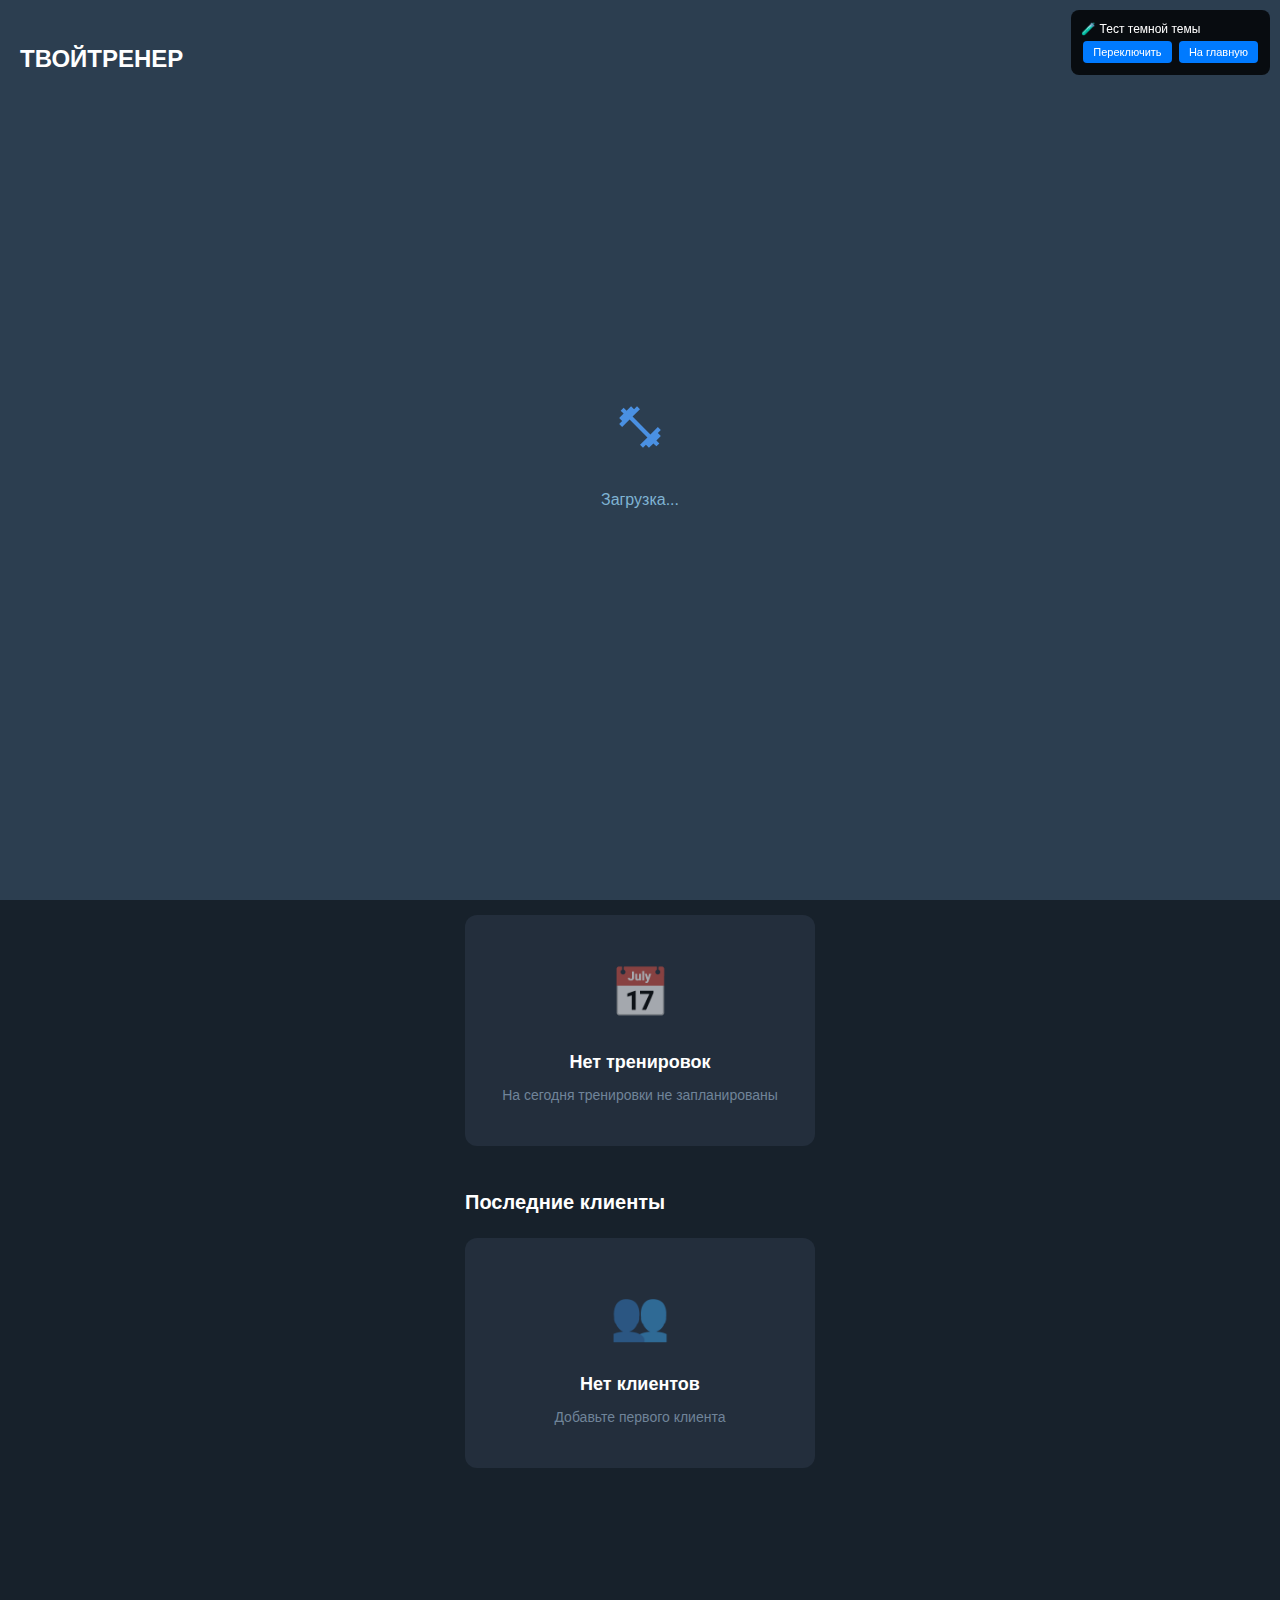
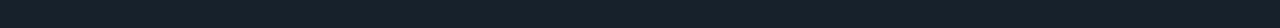
<file: test-dark.html>
<!DOCTYPE html>
<html lang="ru">
<head>
    <meta charset="UTF-8">
    <meta name="viewport" content="width=device-width, initial-scale=1.0">
    <title>ТВОЙТРЕНЕР - Тест темной темы</title>
    <link rel="stylesheet" href="style.css?v=5.3">
    <script src="telegram-theme.js?v=1.1"></script>
    <style>
        /* Принудительно применяем темную тему для тестирования */
        :root {
            --tg-bg-color: #17212b !important;
            --tg-text-color: #ffffff !important;
            --tg-hint-color: #708499 !important;
            --tg-link-color: #6ab7ff !important;
            --tg-button-color: #5288c1 !important;
            --tg-button-text-color: #ffffff !important;
            --tg-secondary-bg-color: #232e3c !important;
            --tg-header-bg-color: #17212b !important;
        }
        
        body {
            background-color: var(--tg-bg-color) !important;
            color: var(--tg-text-color) !important;
        }
        
        .test-panel {
            position: fixed;
            top: 10px;
            right: 10px;
            background: rgba(0,0,0,0.8);
            color: white;
            padding: 10px;
            border-radius: 8px;
            font-size: 12px;
            z-index: 10000;
        }
        
        .test-btn {
            background: #007AFF;
            color: white;
            border: none;
            padding: 5px 10px;
            border-radius: 4px;
            margin: 2px;
            cursor: pointer;
            font-size: 11px;
        }
    </style>
</head>
<body class="telegram-theme telegram-dark">
    <div class="test-panel">
        <div>🧪 Тест темной темы</div>
        <button class="test-btn" onclick="toggleTestTheme()">Переключить</button>
        <button class="test-btn" onclick="window.location.href='index.html'">На главную</button>
    </div>

    <!-- Loading Screen -->
    <div id="loading-overlay" class="loading-screen">
        <h1>ТВОЙТРЕНЕР</h1>
        <div class="loading-icon">
            <svg class="dumbbell-icon" viewBox="0 0 24 24" fill="currentColor">
                <path d="M20.57 14.86L22 13.43 20.57 12 17 15.57 8.43 7 12 3.43 10.57 2 9.14 3.43 7.71 2 5.57 4.14 4.14 2.71 2.71 4.14l1.43 1.43L2 7.71l1.43 1.43L2 10.57 3.43 12 7 8.43 15.57 17 12 20.57 13.43 22l1.43-1.43L16.29 22l2.14-2.14 1.43 1.43 1.43-1.43-1.43-1.43L22 16.29l-1.43-1.43z"/>
            </svg>
        </div>
        <div class="loading-text">Загрузка...</div>
    </div>

    <!-- Main App -->
    <div id="app" class="container">
        <div class="header">
            <a href="#" class="close-btn" onclick="closeApp()">Закрыть</a>
            <h1>ТВОЙТРЕНЕР</h1>
            <p class="subtitle">мини-приложение</p>
            <button class="menu-btn" onclick="toggleMenu()">⋯</button>
        </div>

        <!-- Main Dashboard -->
        <div id="dashboard" class="tab-content active">
            <div class="main-content">
                <h2 class="main-title">Главная панель</h2>
                <p class="welcome-text">Добро пожаловать в фитнес-помощник!</p>

                <div class="stats-grid">
                    <div class="stat-card">
                        <div class="stat-icon">
                            <svg width="20" height="20" viewBox="0 0 24 24" fill="currentColor">
                                <path d="M16 4c0-1.11.89-2 2-2s2 .89 2 2-.89 2-2 2-2-.89-2-2zm4 18v-6h2.5l-2.54-7.63A2.996 2.996 0 0 0 17.06 7c-.8 0-1.54.5-1.85 1.26l-1.97 5.91L9.5 12.5 8.18 10H8c-1.1 0-2 .9-2 2v8h2v-2h12v2h2zM12.5 11.5c.83 0 1.5.67 1.5 1.5s-.67 1.5-1.5 1.5-1.5-.67-1.5-1.5.67-1.5 1.5-1.5zm-6-7c1.11 0 2-.89 2-2s-.89-2-2-2-2 .89-2 2 .89 2 2 2zm1.5 2h-3C4.46 6.5 4 6.96 4 7.5v6h1.5v7h3v-7H10v-6c0-.54-.46-1-1-1z"/>
                            </svg>
                        </div>
                        <div class="stat-number">12</div>
                        <div class="stat-label">Всего клиентов</div>
                    </div>
                    <div class="stat-card">
                        <div class="stat-icon">
                            <svg width="20" height="20" viewBox="0 0 24 24" fill="currentColor">
                                <path d="M20.57 14.86L22 13.43 20.57 12 17 15.57 8.43 7 12 3.43 10.57 2 9.14 3.43 7.71 2 5.57 4.14 4.14 2.71 2.71 4.14l1.43 1.43L2 7.71l1.43 1.43L2 10.57 3.43 12 7 8.43 15.57 17 12 20.57 13.43 22l1.43-1.43L16.29 22l2.14-2.14 1.43 1.43 1.43-1.43-1.43-1.43L22 16.29l-1.43-1.43z"/>
                            </svg>
                        </div>
                        <div class="stat-number">45</div>
                        <div class="stat-label">Всего тренировок</div>
                    </div>
                    <div class="stat-card">
                        <div class="stat-icon">
                            <svg width="20" height="20" viewBox="0 0 24 24" fill="currentColor">
                                <path d="M12 2C6.48 2 2 6.48 2 12s4.48 10 10 10 10-4.48 10-10S17.52 2 12 2zm-2 15l-5-5 1.41-1.41L10 14.17l7.59-7.59L19 8l-9 9z"/>
                            </svg>
                        </div>
                        <div class="stat-number">38</div>
                        <div class="stat-label">Завершено</div>
                    </div>
                    <div class="stat-card">
                        <div class="stat-icon">
                            <svg width="20" height="20" viewBox="0 0 24 24" fill="currentColor">
                                <path d="M19 3h-1V1h-2v2H8V1H6v2H5c-1.11 0-1.99.89-1.99 2L3 19c0 1.1.89 2 2 2h14c1.1 0 2-.9 2-2V5c0-1.11-.9-2-2-2zm0 16H5V8h14v11zM7 10h5v5H7z"/>
                            </svg>
                        </div>
                        <div class="stat-number">3</div>
                        <div class="stat-label">Тренировок сегодня</div>
                    </div>
                </div>

                <h3 class="quick-actions-title">Быстрые действия</h3>
                <div class="actions-grid">
                    <div class="action-card">
                        <div class="action-icon">
                            <svg width="24" height="24" viewBox="0 0 24 24" fill="currentColor">
                                <path d="M19 13h-6v6h-2v-6H5v-2h6V5h2v6h6v2z"/>
                            </svg>
                        </div>
                        <div class="action-label">Добавить клиента</div>
                    </div>
                    <div class="action-card">
                        <div class="action-icon">
                            <svg width="24" height="24" viewBox="0 0 24 24" fill="currentColor">
                                <path d="M19 3h-1V1h-2v2H8V1H6v2H5c-1.11 0-1.99.89-1.99 2L3 19c0 1.1.89 2 2 2h14c1.1 0 2-.9 2-2V5c0-1.11-.9-2-2-2zm0 16H5V8h14v11zM7 10h5v5H7z"/>
                            </svg>
                        </div>
                        <div class="action-label">Запланировать тренировку</div>
                    </div>
                </div>

                <div class="schedule-section">
                    <h3 class="schedule-title">Расписание на сегодня</h3>
                    <div class="empty-state">
                        <div class="icon">📅</div>
                        <h3>Нет тренировок</h3>
                        <p>На сегодня тренировки не запланированы</p>
                    </div>
                </div>

                <div class="clients-section">
                    <h3 class="clients-title">Последние клиенты</h3>
                    <div class="empty-state">
                        <div class="icon">👥</div>
                        <h3>Нет клиентов</h3>
                        <p>Добавьте первого клиента</p>
                    </div>
                </div>
            </div>
        </div>

        <!-- Bottom Navigation -->
        <nav class="bottom-nav">
            <a href="#" class="nav-item active">
                <div class="nav-icon">
                    <svg width="24" height="24" viewBox="0 0 24 24" fill="currentColor">
                        <path d="M10 20v-6h4v6h5v-8h3L12 3 2 12h3v8z"/>
                    </svg>
                </div>
                <span>Главная</span>
            </a>
            <a href="#" class="nav-item">
                <div class="nav-icon">
                    <svg width="24" height="24" viewBox="0 0 24 24" fill="currentColor">
                        <path d="M16 4c0-1.11.89-2 2-2s2 .89 2 2-.89 2-2 2-2-.89-2-2zm4 18v-6h2.5l-2.54-7.63A2.996 2.996 0 0 0 17.06 7c-.8 0-1.54.5-1.85 1.26l-1.97 5.91L9.5 12.5 8.18 10H8c-1.1 0-2 .9-2 2v8h2v-2h12v2h2zM12.5 11.5c.83 0 1.5.67 1.5 1.5s-.67 1.5-1.5 1.5-1.5-.67-1.5-1.5.67-1.5 1.5-1.5zm-6-7c1.11 0 2-.89 2-2s-.89-2-2-2-2 .89-2 2 .89 2 2 2zm1.5 2h-3C4.46 6.5 4 6.96 4 7.5v6h1.5v7h3v-7H10v-6c0-.54-.46-1-1-1z"/>
                    </svg>
                </div>
                <span>Клиенты</span>
            </a>
            <a href="#" class="nav-item">
                <div class="nav-icon">
                    <svg width="24" height="24" viewBox="0 0 24 24" fill="currentColor">
                        <path d="M20.57 14.86L22 13.43 20.57 12 17 15.57 8.43 7 12 3.43 10.57 2 9.14 3.43 7.71 2 5.57 4.14 4.14 2.71 2.71 4.14l1.43 1.43L2 7.71l1.43 1.43L2 10.57 3.43 12 7 8.43 15.57 17 12 20.57 13.43 22l1.43-1.43L16.29 22l2.14-2.14 1.43 1.43 1.43-1.43-1.43-1.43L22 16.29l-1.43-1.43z"/>
                    </svg>
                </div>
                <span>Тренировки</span>
            </a>
            <a href="#" class="nav-item">
                <div class="nav-icon">
                    <svg width="24" height="24" viewBox="0 0 24 24" fill="currentColor">
                        <path d="M19 3H5c-1.1 0-2 .9-2 2v14c0 1.1.9 2 2 2h14c1.1 0 2-.9 2-2V5c0-1.1-.9-2-2-2zM9 17H7v-7h2v7zm4 0h-2V7h2v10zm4 0h-2v-4h2v4z"/>
                    </svg>
                </div>
                <span>Аналитика</span>
            </a>
            <a href="#" class="nav-item">
                <div class="nav-icon">
                    <svg width="24" height="24" viewBox="0 0 24 24" fill="currentColor">
                        <path d="M19.14,12.94c0.04-0.3,0.06-0.61,0.06-0.94c0-0.32-0.02-0.64-0.07-0.94l2.03-1.58c0.18-0.14,0.23-0.41,0.12-0.61 l-1.92-3.32c-0.12-0.22-0.37-0.29-0.59-0.22l-2.39,0.96c-0.5-0.38-1.03-0.7-1.62-0.94L14.4,2.81c-0.04-0.24-0.24-0.41-0.48-0.41 h-3.84c-0.24,0-0.43,0.17-0.47,0.41L9.25,5.35C8.66,5.59,8.12,5.92,7.63,6.29L5.24,5.33c-0.22-0.08-0.47,0-0.59,0.22L2.74,8.87 C2.62,9.08,2.66,9.34,2.86,9.48l2.03,1.58C4.84,11.36,4.82,11.69,4.82,12s0.02,0.64,0.07,0.94l-2.03,1.58 c-0.18,0.14-0.23,0.41-0.12,0.61l1.92,3.32c0.12,0.22,0.37,0.29,0.59,0.22l2.39-0.96c0.5,0.38,1.03,0.7,1.62,0.94l0.36,2.54 c0.05,0.24,0.24,0.41,0.48,0.41h3.84c0.24,0,0.44-0.17,0.47-0.41l0.36-2.54c0.59-0.24,1.13-0.56,1.62-0.94l2.39,0.96 c0.22,0.08,0.47,0,0.59-0.22l1.92-3.32c0.12-0.22,0.07-0.47-0.12-0.61L19.14,12.94z M12,15.6c-1.98,0-3.6-1.62-3.6-3.6 s1.62-3.6,3.6-3.6s3.6,1.62,3.6,3.6S13.98,15.6,12,15.6z"/>
                    </svg>
                </div>
                <span>Настройки</span>
            </a>
        </nav>
    </div>

    <script>
        let isDarkTheme = true;
        
        function toggleTestTheme() {
            const root = document.documentElement;
            const body = document.body;
            
            if (isDarkTheme) {
                // Светлая тема
                root.style.setProperty('--tg-bg-color', '#ffffff');
                root.style.setProperty('--tg-text-color', '#000000');
                root.style.setProperty('--tg-hint-color', '#999999');
                root.style.setProperty('--tg-secondary-bg-color', '#f5f5f5');
                body.classList.remove('telegram-dark');
                body.classList.add('telegram-light');
            } else {
                // Темная тема
                root.style.setProperty('--tg-bg-color', '#17212b');
                root.style.setProperty('--tg-text-color', '#ffffff');
                root.style.setProperty('--tg-hint-color', '#708499');
                root.style.setProperty('--tg-secondary-bg-color', '#232e3c');
                body.classList.remove('telegram-light');
                body.classList.add('telegram-dark');
            }
            
            isDarkTheme = !isDarkTheme;
        }
        
        // Скрыть экран загрузки
        setTimeout(() => {
            document.getElementById('loading-overlay').style.display = 'none';
        }, 1000);
        
        function closeApp() {
            window.close();
        }
        
        function toggleMenu() {
            alert('Меню в разработке');
        }
    </script>
</body>
</html>
</file>
<file: style.css>
/* ТВОЙТРЕНЕР - Modern iOS Style Design */

* {
    margin: 0;
    padding: 0;
    box-sizing: border-box;
}

body {
    font-family: -apple-system, BlinkMacSystemFont, 'Segoe UI', Roboto, sans-serif;
    background-color: #f5f5f5;
    color: #333;
    line-height: 1.6;
    overflow-x: hidden;
    -webkit-font-smoothing: antialiased;
    -moz-osx-font-smoothing: grayscale;
}

.container {
    max-width: 390px;
    margin: 0 auto;
    background-color: white;
    min-height: 100vh;
    position: relative;
}

/* Header Styles */
.header {
    background-color: white;
    padding: 20px;
    text-align: center;
    border-bottom: 1px solid #e0e0e0;
    position: relative;
    z-index: 100;
}

.close-btn {
    position: absolute;
    left: 20px;
    top: 50%;
    transform: translateY(-50%);
    color: #007AFF;
    font-size: 16px;
    text-decoration: none;
    cursor: pointer;
}

.header h1 {
    font-size: 18px;
    font-weight: 600;
    color: #333;
    margin-bottom: 4px;
}

.header .subtitle {
    font-size: 12px;
    color: #8E8E93;
}

.menu-btn {
    position: absolute;
    right: 20px;
    top: 50%;
    transform: translateY(-50%);
    background: none;
    border: none;
    font-size: 20px;
    color: #8E8E93;
    cursor: pointer;
}

/* Tab Content */
.tab-content {
    display: none;
    min-height: calc(100vh - 180px);
    padding-bottom: 100px;
}

.tab-content.active {
    display: block;
    animation: fadeIn 0.3s ease;
}

@keyframes fadeIn {
    from { opacity: 0; }
    to { opacity: 1; }
}

/* Main Content */
.main-content {
    padding: 20px;
}

.main-title {
    font-size: 24px;
    font-weight: 700;
    color: #1C1C1E;
    margin-bottom: 8px;
}

.welcome-text {
    font-size: 16px;
    color: #8E8E93;
    margin-bottom: 30px;
}

/* Stats Grid */
.stats-grid {
    display: grid;
    grid-template-columns: 1fr 1fr;
    gap: 16px;
    margin-bottom: 40px;
}

.stat-card {
    background-color: #F2F2F7;
    border-radius: 16px;
    padding: 20px;
    text-align: center;
    transition: all 0.2s ease;
}

.stat-card:hover {
    background-color: #E5E5EA;
    transform: translateY(-2px);
}

.stat-icon {
    width: 40px;
    height: 40px;
    border-radius: 50%;
    background-color: #007AFF;
    margin: 0 auto 12px;
    display: flex;
    align-items: center;
    justify-content: center;
    color: white;
    font-size: 18px;
}

.stat-icon svg {
    width: 20px;
    height: 20px;
    fill: currentColor;
}

.stat-number {
    font-size: 28px;
    font-weight: 700;
    color: #1C1C1E;
    margin-bottom: 4px;
}

.stat-label {
    font-size: 14px;
    color: #8E8E93;
}

/* Quick Actions */
.quick-actions-title {
    font-size: 20px;
    font-weight: 600;
    color: #1C1C1E;
    margin-bottom: 20px;
}

.actions-grid {
    display: grid;
    grid-template-columns: 1fr 1fr;
    gap: 16px;
    margin-bottom: 40px;
}

.section-actions {
    display: flex;
    gap: 16px;
    margin-bottom: 30px;
}

.action-card {
    background-color: #F2F2F7;
    border-radius: 16px;
    padding: 24px 16px;
    text-align: center;
    cursor: pointer;
    transition: all 0.2s ease;
    flex: 1;
}

.action-card:hover {
    background-color: #E5E5EA;
    transform: translateY(-2px);
}

.action-icon {
    width: 40px;
    height: 40px;
    border-radius: 8px;
    background-color: #007AFF;
    margin: 0 auto 12px;
    display: flex;
    align-items: center;
    justify-content: center;
    color: white;
    font-size: 18px;
}

.action-icon svg {
    width: 24px;
    height: 24px;
    fill: currentColor;
}

.action-label {
    font-size: 16px;
    font-weight: 500;
    color: #1C1C1E;
}

/* Schedule Section */
.schedule-section {
    margin-bottom: 40px;
}

.schedule-title {
    font-size: 20px;
    font-weight: 600;
    color: #1C1C1E;
    margin-bottom: 20px;
}

.schedule-item {
    background-color: #F2F2F7;
    border-radius: 12px;
    padding: 16px;
    margin-bottom: 12px;
    display: flex;
    align-items: center;
    justify-content: space-between;
    transition: all 0.2s ease;
}

.schedule-item:hover {
    background-color: #E5E5EA;
}

.schedule-left {
    display: flex;
    align-items: center;
}

.schedule-time {
    background-color: #1C1C1E;
    color: white;
    padding: 8px 12px;
    border-radius: 8px;
    font-size: 14px;
    font-weight: 600;
    margin-right: 16px;
    min-width: 60px;
    text-align: center;
}

.schedule-info h3 {
    font-size: 16px;
    font-weight: 600;
    color: #1C1C1E;
    margin-bottom: 2px;
}

.schedule-info p {
    font-size: 14px;
    color: #8E8E93;
}

.schedule-right {
    display: flex;
    align-items: center;
    gap: 12px;
}

.status-badge {
    padding: 6px 12px;
    border-radius: 20px;
    font-size: 12px;
    font-weight: 500;
    white-space: nowrap;
}

.status-waiting, .status-planned {
    background-color: #FFF2CC;
    color: #B8860B;
}

.status-completed {
    background-color: #D4EDDA;
    color: #155724;
}

.status-cancelled {
    background-color: #F8D7DA;
    color: #721C24;
}

.delete-btn {
    width: 24px;
    height: 24px;
    background-color: #FF3B30;
    border-radius: 4px;
    display: flex;
    align-items: center;
    justify-content: center;
    color: white;
    font-size: 14px;
    border: none;
    cursor: pointer;
    transition: all 0.2s ease;
}

.delete-btn:hover {
    background-color: #D70015;
}

/* Clients Section */
.clients-section {
    margin-bottom: 40px;
}

.clients-title {
    font-size: 20px;
    font-weight: 600;
    color: #1C1C1E;
    margin-bottom: 20px;
}

.clients-list-section {
    margin-bottom: 40px;
}

.client-item {
    background-color: #F2F2F7;
    border-radius: 12px;
    padding: 16px;
    margin-bottom: 12px;
    display: flex;
    align-items: center;
    justify-content: space-between;
    cursor: pointer;
    transition: all 0.2s ease;
}

.client-item:hover {
    background-color: #E5E5EA;
    transform: translateY(-1px);
}

.client-left {
    display: flex;
    align-items: center;
}

.client-avatar {
    width: 48px;
    height: 48px;
    border-radius: 50%;
    background-color: #007AFF;
    color: white;
    display: flex;
    align-items: center;
    justify-content: center;
    font-size: 14px;
    font-weight: 600;
    margin-right: 16px;
    text-transform: uppercase;
}

.client-info h3 {
    font-size: 16px;
    font-weight: 600;
    color: #1C1C1E;
    margin-bottom: 2px;
}

.client-info p {
    font-size: 14px;
    color: #8E8E93;
}

.arrow-right {
    color: #C7C7CC;
    font-size: 18px;
}

.client-actions {
    display: flex;
    gap: 8px;
    align-items: center;
}

/* Workouts List */
.workouts-list-section {
    margin-bottom: 40px;
}

.workout-card {
    background-color: #F2F2F7;
    border-radius: 12px;
    padding: 16px;
    margin-bottom: 12px;
    transition: all 0.2s ease;
}

.workout-card:hover {
    background-color: #E5E5EA;
    transform: translateY(-1px);
}

.workout-header {
    display: flex;
    justify-content: space-between;
    align-items: flex-start;
    margin-bottom: 12px;
}

.workout-title {
    font-size: 16px;
    font-weight: 600;
    color: #1C1C1E;
}

.workout-info {
    margin-bottom: 12px;
}

.workout-info > div {
    margin-bottom: 4px;
    font-size: 14px;
    color: #8E8E93;
}

.workout-actions {
    display: flex;
    gap: 8px;
    flex-wrap: wrap;
}

/* Settings */
.settings-section {
    margin-bottom: 40px;
}

.settings-title {
    font-size: 20px;
    font-weight: 600;
    color: #1C1C1E;
    margin-bottom: 20px;
}

.settings-item {
    background-color: #F2F2F7;
    border-radius: 12px;
    padding: 16px;
    margin-bottom: 12px;
    display: flex;
    align-items: center;
    justify-content: space-between;
}

.setting-info h4 {
    font-size: 16px;
    font-weight: 600;
    color: #1C1C1E;
    margin-bottom: 2px;
}

.setting-info p {
    font-size: 14px;
    color: #8E8E93;
}

/* Toggle Switch */
.switch {
    position: relative;
    display: inline-block;
    width: 44px;
    height: 24px;
}

.switch input {
    opacity: 0;
    width: 0;
    height: 0;
}

.slider {
    position: absolute;
    cursor: pointer;
    top: 0;
    left: 0;
    right: 0;
    bottom: 0;
    background-color: #ccc;
    transition: .4s;
    border-radius: 24px;
}

.slider:before {
    position: absolute;
    content: "";
    height: 20px;
    width: 20px;
    left: 2px;
    bottom: 2px;
    background-color: white;
    transition: .4s;
    border-radius: 50%;
}

input:checked + .slider {
    background-color: #007AFF;
}

input:checked + .slider:before {
    transform: translateX(20px);
}

/* Bottom Navigation */
.bottom-nav {
    position: fixed;
    bottom: 0;
    left: 50%;
    transform: translateX(-50%);
    width: 100%;
    max-width: 390px;
    background-color: white;
    border-top: 1px solid #E5E5EA;
    padding: 8px 0 20px;
    display: flex;
    justify-content: space-around;
    align-items: center;
    z-index: 1000;
}

.nav-item {
    display: flex;
    flex-direction: column;
    align-items: center;
    text-decoration: none;
    color: #8E8E93;
    font-size: 10px;
    transition: all 0.2s ease;
    padding: 4px 8px;
    border-radius: 8px;
}

.nav-item.active {
    color: #007AFF;
}

.nav-item:hover {
    background-color: #F2F2F7;
}

.nav-icon {
    font-size: 24px;
    margin-bottom: 4px;
    display: flex;
    align-items: center;
    justify-content: center;
}

.nav-icon svg {
    width: 24px;
    height: 24px;
    fill: currentColor;
}

/* Loading Screen */
.loading-screen {
    position: fixed;
    top: 0;
    left: 0;
    width: 100%;
    height: 100%;
    background-color: #2C3E50;
    display: flex;
    flex-direction: column;
    align-items: center;
    justify-content: center;
    z-index: 9999;
    transition: all 0.3s ease;
}

.loading-screen.hidden {
    opacity: 0;
    visibility: hidden;
}

.loading-screen h1 {
    color: white;
    font-size: 24px;
    font-weight: 700;
    position: absolute;
    top: 40px;
    left: 20px;
}

.loading-icon {
    width: 80px;
    height: 80px;
    margin-bottom: 20px;
    display: flex;
    align-items: center;
    justify-content: center;
}

.loading-text {
    color: #7FB3D3;
    font-size: 16px;
}

.spinner {
    width: 50px;
    height: 50px;
    color: #4A90E2;
    animation: spin 2s linear infinite;
}

.dumbbell-icon {
    width: 50px;
    height: 50px;
    color: #4A90E2;
    animation: dumbbellLift 1.5s ease-in-out infinite;
    transform-origin: center;
}

@keyframes spin {
    0% { transform: rotate(0deg); }
    100% { transform: rotate(360deg); }
}

@keyframes dumbbellLift {
    0% { 
        transform: rotate(-15deg) scale(0.9);
        opacity: 0.8;
    }
    25% {
        transform: rotate(-5deg) scale(0.95);
        opacity: 0.9;
    }
    50% { 
        transform: rotate(0deg) scale(1);
        opacity: 1;
    }
    75% {
        transform: rotate(5deg) scale(0.95);
        opacity: 0.9;
    }
    100% { 
        transform: rotate(-15deg) scale(0.9);
        opacity: 0.8;
    }
}

/* Modal Styles */
.modal {
    display: none;
    position: fixed;
    top: 0;
    left: 0;
    width: 100%;
    height: 100%;
    background: rgba(0, 0, 0, 0.5);
    z-index: 2000;
    padding: 20px;
}

.modal.active {
    display: flex;
    align-items: center;
    justify-content: center;
    animation: fadeIn 0.3s ease;
}

.modal-content {
    background: white;
    border-radius: 16px;
    width: 100%;
    max-width: 400px;
    max-height: 90vh;
    overflow-y: auto;
    animation: slideUp 0.3s ease;
}

@keyframes slideUp {
    from {
        opacity: 0;
        transform: translateY(20px);
    }
    to {
        opacity: 1;
        transform: translateY(0);
    }
}

.modal-header {
    display: flex;
    justify-content: space-between;
    align-items: center;
    padding: 20px 20px 10px;
    border-bottom: 1px solid #F2F2F7;
}

.modal-header h3 {
    font-size: 18px;
    font-weight: 600;
    color: #1C1C1E;
}

.modal-header .close-btn {
    position: static;
    transform: none;
    background: #F2F2F7;
    border: none;
    border-radius: 8px;
    width: 30px;
    height: 30px;
    display: flex;
    align-items: center;
    justify-content: center;
    font-size: 18px;
    color: #8E8E93;
    cursor: pointer;
}

/* Form Styles */
.form-group {
    margin-bottom: 20px;
    padding: 0 20px;
}

.form-group label {
    display: block;
    margin-bottom: 8px;
    font-weight: 500;
    font-size: 16px;
    color: #1C1C1E;
}

.form-group input,
.form-group select,
.form-group textarea {
    width: 100%;
    padding: 12px 16px;
    border: 1px solid #E5E5EA;
    border-radius: 12px;
    font-size: 16px;
    background: #F2F2F7;
    color: #1C1C1E;
    transition: all 0.2s ease;
    font-family: inherit;
}

.form-group input:focus,
.form-group select:focus,
.form-group textarea:focus {
    outline: none;
    border-color: #007AFF;
    background: white;
}

.form-group input::placeholder,
.form-group textarea::placeholder {
    color: #8E8E93;
}

.form-actions {
    display: flex;
    gap: 12px;
    padding: 20px;
    border-top: 1px solid #F2F2F7;
}

/* Buttons */
.btn {
    padding: 12px 24px;
    border: none;
    border-radius: 12px;
    font-size: 16px;
    font-weight: 600;
    cursor: pointer;
    transition: all 0.2s ease;
    flex: 1;
    text-align: center;
}

.btn-primary {
    background: #007AFF;
    color: white;
}

.btn-primary:hover {
    background: #0056CC;
}

.btn-secondary {
    background: #F2F2F7;
    color: #1C1C1E;
}

.btn-secondary:hover {
    background: #E5E5EA;
}

.btn-danger {
    background: #FF3B30;
    color: white;
    padding: 6px 12px;
    font-size: 12px;
    border-radius: 6px;
    min-width: auto;
}

.btn-danger:hover {
    background: #D70015;
}

.btn-sm {
    padding: 8px 16px;
    font-size: 14px;
    border-radius: 8px;
}

/* Empty States */
.empty-state {
    text-align: center;
    padding: 40px 20px;
    color: #8E8E93;
    background: #F2F2F7;
    border-radius: 12px;
    margin: 20px 0;
}

.empty-state .icon {
    font-size: 48px;
    margin-bottom: 16px;
    opacity: 0.5;
}

.empty-state h3 {
    font-size: 18px;
    font-weight: 600;
    color: #1C1C1E;
    margin-bottom: 8px;
}

.empty-state p {
    font-size: 14px;
    color: #8E8E93;
    line-height: 1.5;
}

/* Loading */
.loading {
    text-align: center;
    padding: 40px 20px;
    color: #8E8E93;
    display: flex;
    flex-direction: column;
    align-items: center;
    gap: 16px;
}

.loading::before {
    content: '';
    width: 24px;
    height: 24px;
    border: 2px solid #E5E5EA;
    border-top: 2px solid #007AFF;
    border-radius: 50%;
    animation: spin 1s linear infinite;
}

/* Utility Classes */
.hidden {
    display: none !important;
}

.loading-overlay {
    position: fixed;
    top: 0;
    left: 0;
    width: 100%;
    height: 100%;
    background: rgba(255, 255, 255, 0.9);
    backdrop-filter: blur(10px);
    display: flex;
    flex-direction: column;
    justify-content: center;
    align-items: center;
    z-index: 9999;
    opacity: 0;
    visibility: hidden;
    transition: all 0.3s ease;
}

.loading-overlay.active {
    opacity: 1;
    visibility: visible;
}

/* Responsive Design */
@media (max-width: 390px) {
    .container {
        max-width: 100%;
    }
    
    .main-content {
        padding: 16px;
    }
    
    .stats-grid {
        gap: 12px;
    }
    
    .actions-grid {
        gap: 12px;
    }
    
    .stat-card {
        padding: 16px;
    }
    
    .action-card {
        padding: 20px 12px;
    }
}

@media (max-width: 320px) {
    .header {
        padding: 16px;
    }
    
    .main-content {
        padding: 12px;
    }
    
    .main-title {
        font-size: 20px;
    }
    
    .welcome-text {
        font-size: 14px;
    }
    
    .stats-grid {
        gap: 8px;
    }
    
    .stat-card {
        padding: 12px;
    }
    
    .stat-number {
        font-size: 24px;
    }
}

/* Telegram theme support */
:root {
    --tg-bg-color: #ffffff;
    --tg-text-color: #000000;
    --tg-hint-color: #999999;
    --tg-link-color: #007AFF;
    --tg-button-color: #007AFF;
    --tg-button-text-color: #ffffff;
    --tg-secondary-bg-color: #f5f5f5;
    --tg-header-bg-color: #ffffff;
}

/* Apply Telegram theme when class is present */
body.telegram-theme {
    background-color: var(--tg-bg-color);
    color: var(--tg-text-color);
}

body.telegram-theme .container {
    background-color: var(--tg-bg-color);
}

body.telegram-theme .header {
    background-color: var(--tg-header-bg-color);
    border-bottom-color: var(--tg-secondary-bg-color);
}

body.telegram-theme .header h1 {
    color: var(--tg-text-color);
}

body.telegram-theme .header .subtitle {
    color: var(--tg-hint-color);
}

body.telegram-theme .main-title {
    color: var(--tg-text-color);
}

body.telegram-theme .welcome-text {
    color: var(--tg-hint-color);
}

body.telegram-theme .stat-card,
body.telegram-theme .action-card,
body.telegram-theme .schedule-item,
body.telegram-theme .client-item,
body.telegram-theme .workout-card,
body.telegram-theme .settings-item {
    background-color: var(--tg-secondary-bg-color);
}

body.telegram-theme .stat-number {
    color: var(--tg-text-color);
}

body.telegram-theme .stat-label {
    color: var(--tg-hint-color);
}

body.telegram-theme .action-label {
    color: var(--tg-text-color);
}

body.telegram-theme .quick-actions-title,
body.telegram-theme .schedule-title,
body.telegram-theme .clients-title {
    color: var(--tg-text-color);
}

body.telegram-theme .stat-icon,
body.telegram-theme .action-icon {
    background-color: var(--tg-button-color);
    color: var(--tg-button-text-color);
}

body.telegram-theme .btn-primary {
    background-color: var(--tg-button-color);
    color: var(--tg-button-text-color);
}

body.telegram-theme .nav-item.active {
    color: var(--tg-link-color);
}

body.telegram-theme .nav-item {
    color: var(--tg-hint-color);
}

body.telegram-theme .bottom-nav {
    background-color: var(--tg-bg-color);
    border-top-color: var(--tg-secondary-bg-color);
}

body.telegram-theme .modal-content {
    background-color: var(--tg-bg-color);
}

body.telegram-theme .form-group input,
body.telegram-theme .form-group select,
body.telegram-theme .form-group textarea {
    background-color: var(--tg-secondary-bg-color);
    color: var(--tg-text-color);
}

body.telegram-theme .form-group label {
    color: var(--tg-text-color);
}

body.telegram-theme .empty-state {
    background-color: var(--tg-secondary-bg-color);
    color: var(--tg-hint-color);
}

body.telegram-theme .empty-state h3 {
    color: var(--tg-text-color);
}

body.telegram-theme .empty-state p {
    color: var(--tg-hint-color);
}

body.telegram-theme .empty-state .icon {
    opacity: 0.6;
    filter: grayscale(0.3);
}

body.telegram-theme .schedule-info h3,
body.telegram-theme .client-info h3,
body.telegram-theme .workout-title {
    color: var(--tg-text-color);
}

body.telegram-theme .schedule-info p,
body.telegram-theme .client-info p {
    color: var(--tg-hint-color);
}

body.telegram-theme .workout-info > div {
    color: var(--tg-hint-color);
}

/* Dark theme support */
@media (prefers-color-scheme: dark) {
    body:not(.telegram-theme) {
        background-color: #1C1C1E;
        color: #ffffff;
    }
    
    body:not(.telegram-theme) .container {
        background-color: #1C1C1E;
    }
    
    body:not(.telegram-theme) .header {
        background-color: #1C1C1E;
        border-bottom-color: #3A3A3C;
    }
    
    body:not(.telegram-theme) .main-title {
        color: #ffffff;
    }
    
    body:not(.telegram-theme) .stat-card,
    body:not(.telegram-theme) .action-card,
    body:not(.telegram-theme) .schedule-item,
    body:not(.telegram-theme) .client-item,
    body:not(.telegram-theme) .workout-card,
    body:not(.telegram-theme) .settings-item {
        background-color: #2C2C2E;
    }
    
    body:not(.telegram-theme) .stat-card:hover,
    body:not(.telegram-theme) .action-card:hover,
    body:not(.telegram-theme) .schedule-item:hover,
    body:not(.telegram-theme) .client-item:hover {
        background-color: #3A3A3C;
    }
    
    body:not(.telegram-theme) .bottom-nav {
        background-color: #1C1C1E;
        border-top-color: #3A3A3C;
    }
    
    body:not(.telegram-theme) .nav-item:hover {
        background-color: #2C2C2E;
    }
    
    body:not(.telegram-theme) .modal-content {
        background-color: #1C1C1E;
    }
    
    body:not(.telegram-theme) .modal-header {
        border-bottom-color: #3A3A3C;
    }
    
    body:not(.telegram-theme) .form-group input,
    body:not(.telegram-theme) .form-group select,
    body:not(.telegram-theme) .form-group textarea {
        background-color: #2C2C2E;
        border-color: #3A3A3C;
        color: #ffffff;
    }
    
    body:not(.telegram-theme) .form-group input:focus,
    body:not(.telegram-theme) .form-group select:focus,
    body:not(.telegram-theme) .form-group textarea:focus {
        background-color: #3A3A3C;
    }
    
    body:not(.telegram-theme) .btn-secondary {
        background-color: #2C2C2E;
        color: #ffffff;
    }
    
    body:not(.telegram-theme) .btn-secondary:hover {
        background-color: #3A3A3C;
    }
    
    body:not(.telegram-theme) .empty-state {
        background-color: #2C2C2E;
        color: #8E8E93;
    }
    
    body:not(.telegram-theme) .empty-state h3 {
        color: #ffffff;
    }
    
    body:not(.telegram-theme) .empty-state p {
        color: #8E8E93;
    }
    
    body:not(.telegram-theme) .empty-state .icon {
        opacity: 0.6;
        filter: grayscale(0.3);
    }
}

/* Telegram dark theme specific styles */
body.telegram-dark {
    --tg-bg-color: #17212b;
    --tg-text-color: #ffffff;
    --tg-hint-color: #708499;
    --tg-link-color: #6ab7ff;
    --tg-button-color: #5288c1;
    --tg-button-text-color: #ffffff;
    --tg-secondary-bg-color: #232e3c;
    --tg-header-bg-color: #17212b;
}

/* Icon styling for SVG */
.stat-icon svg,
.action-icon svg,
.nav-icon svg {
    color: inherit;
    fill: currentColor;
}
</file>
<file: web/style.css>
/* ТВОЙТРЕНЕР - Modern iOS Style Design */

* {
    margin: 0;
    padding: 0;
    box-sizing: border-box;
}

body {
    font-family: -apple-system, BlinkMacSystemFont, 'Segoe UI', Roboto, sans-serif;
    background-color: #f5f5f5;
    color: #333;
    line-height: 1.6;
    overflow-x: hidden;
    -webkit-font-smoothing: antialiased;
    -moz-osx-font-smoothing: grayscale;
}

.container {
    max-width: 390px;
    margin: 0 auto;
    background-color: white;
    min-height: 100vh;
    position: relative;
}

/* Header Styles */
.header {
    background-color: white;
    padding: 20px;
    text-align: center;
    border-bottom: 1px solid #e0e0e0;
    position: relative;
    z-index: 100;
}

.close-btn {
    position: absolute;
    left: 20px;
    top: 50%;
    transform: translateY(-50%);
    color: #007AFF;
    font-size: 16px;
    text-decoration: none;
    cursor: pointer;
}

.header h1 {
    font-size: 18px;
    font-weight: 600;
    color: #333;
    margin-bottom: 4px;
}

.header .subtitle {
    font-size: 12px;
    color: #8E8E93;
}

.menu-btn {
    position: absolute;
    right: 20px;
    top: 50%;
    transform: translateY(-50%);
    background: none;
    border: none;
    font-size: 20px;
    color: #8E8E93;
    cursor: pointer;
}

/* Tab Content */
.tab-content {
    display: none;
    min-height: calc(100vh - 180px);
    padding-bottom: 100px;
}

.tab-content.active {
    display: block;
    animation: fadeIn 0.3s ease;
}

@keyframes fadeIn {
    from { opacity: 0; }
    to { opacity: 1; }
}

/* Main Content */
.main-content {
    padding: 20px;
}

.main-title {
    font-size: 24px;
    font-weight: 700;
    color: #1C1C1E;
    margin-bottom: 8px;
}

.welcome-text {
    font-size: 16px;
    color: #8E8E93;
    margin-bottom: 30px;
}

/* Stats Grid */
.stats-grid {
    display: grid;
    grid-template-columns: 1fr 1fr;
    gap: 16px;
    margin-bottom: 40px;
}

.stat-card {
    background-color: #F2F2F7;
    border-radius: 16px;
    padding: 20px;
    text-align: center;
    transition: all 0.2s ease;
}

.stat-card:hover {
    background-color: #E5E5EA;
    transform: translateY(-2px);
}

.stat-icon {
    width: 40px;
    height: 40px;
    border-radius: 50%;
    background-color: #007AFF;
    margin: 0 auto 12px;
    display: flex;
    align-items: center;
    justify-content: center;
    color: white;
    font-size: 18px;
}

.stat-number {
    font-size: 28px;
    font-weight: 700;
    color: #1C1C1E;
    margin-bottom: 4px;
}

.stat-label {
    font-size: 14px;
    color: #8E8E93;
}

/* Quick Actions */
.quick-actions-title {
    font-size: 20px;
    font-weight: 600;
    color: #1C1C1E;
    margin-bottom: 20px;
}

.actions-grid {
    display: grid;
    grid-template-columns: 1fr 1fr;
    gap: 16px;
    margin-bottom: 40px;
}

.section-actions {
    display: flex;
    gap: 16px;
    margin-bottom: 30px;
}

.action-card {
    background-color: #F2F2F7;
    border-radius: 16px;
    padding: 24px 16px;
    text-align: center;
    cursor: pointer;
    transition: all 0.2s ease;
    flex: 1;
}

.action-card:hover {
    background-color: #E5E5EA;
    transform: translateY(-2px);
}

.action-icon {
    width: 40px;
    height: 40px;
    border-radius: 8px;
    background-color: #007AFF;
    margin: 0 auto 12px;
    display: flex;
    align-items: center;
    justify-content: center;
    color: white;
    font-size: 18px;
}

.action-label {
    font-size: 16px;
    font-weight: 500;
    color: #1C1C1E;
}

/* Schedule Section */
.schedule-section {
    margin-bottom: 40px;
}

.schedule-title {
    font-size: 20px;
    font-weight: 600;
    color: #1C1C1E;
    margin-bottom: 20px;
}

.schedule-item {
    background-color: #F2F2F7;
    border-radius: 12px;
    padding: 16px;
    margin-bottom: 12px;
    display: flex;
    align-items: center;
    justify-content: space-between;
    transition: all 0.2s ease;
}

.schedule-item:hover {
    background-color: #E5E5EA;
}

.schedule-left {
    display: flex;
    align-items: center;
}

.schedule-time {
    background-color: #1C1C1E;
    color: white;
    padding: 8px 12px;
    border-radius: 8px;
    font-size: 14px;
    font-weight: 600;
    margin-right: 16px;
    min-width: 60px;
    text-align: center;
}

.schedule-info h3 {
    font-size: 16px;
    font-weight: 600;
    color: #1C1C1E;
    margin-bottom: 2px;
}

.schedule-info p {
    font-size: 14px;
    color: #8E8E93;
}

.schedule-right {
    display: flex;
    align-items: center;
    gap: 12px;
}

.status-badge {
    padding: 6px 12px;
    border-radius: 20px;
    font-size: 12px;
    font-weight: 500;
    white-space: nowrap;
}

.status-waiting, .status-planned {
    background-color: #FFF2CC;
    color: #B8860B;
}

.status-completed {
    background-color: #D4EDDA;
    color: #155724;
}

.status-cancelled {
    background-color: #F8D7DA;
    color: #721C24;
}

.delete-btn {
    width: 24px;
    height: 24px;
    background-color: #FF3B30;
    border-radius: 4px;
    display: flex;
    align-items: center;
    justify-content: center;
    color: white;
    font-size: 14px;
    border: none;
    cursor: pointer;
    transition: all 0.2s ease;
}

.delete-btn:hover {
    background-color: #D70015;
}

/* Clients Section */
.clients-section {
    margin-bottom: 40px;
}

.clients-title {
    font-size: 20px;
    font-weight: 600;
    color: #1C1C1E;
    margin-bottom: 20px;
}

.clients-list-section {
    margin-bottom: 40px;
}

.client-item {
    background-color: #F2F2F7;
    border-radius: 12px;
    padding: 16px;
    margin-bottom: 12px;
    display: flex;
    align-items: center;
    justify-content: space-between;
    cursor: pointer;
    transition: all 0.2s ease;
}

.client-item:hover {
    background-color: #E5E5EA;
    transform: translateY(-1px);
}

.client-left {
    display: flex;
    align-items: center;
}

.client-avatar {
    width: 48px;
    height: 48px;
    border-radius: 50%;
    background-color: #007AFF;
    color: white;
    display: flex;
    align-items: center;
    justify-content: center;
    font-size: 14px;
    font-weight: 600;
    margin-right: 16px;
    text-transform: uppercase;
}

.client-info h3 {
    font-size: 16px;
    font-weight: 600;
    color: #1C1C1E;
    margin-bottom: 2px;
}

.client-info p {
    font-size: 14px;
    color: #8E8E93;
}

.arrow-right {
    color: #C7C7CC;
    font-size: 18px;
}

.client-actions {
    display: flex;
    gap: 8px;
    align-items: center;
}

/* Workouts List */
.workouts-list-section {
    margin-bottom: 40px;
}

.workout-card {
    background-color: #F2F2F7;
    border-radius: 12px;
    padding: 16px;
    margin-bottom: 12px;
    transition: all 0.2s ease;
}

.workout-card:hover {
    background-color: #E5E5EA;
    transform: translateY(-1px);
}

.workout-header {
    display: flex;
    justify-content: space-between;
    align-items: flex-start;
    margin-bottom: 12px;
}

.workout-title {
    font-size: 16px;
    font-weight: 600;
    color: #1C1C1E;
}

.workout-info {
    margin-bottom: 12px;
}

.workout-info > div {
    margin-bottom: 4px;
    font-size: 14px;
    color: #8E8E93;
}

.workout-actions {
    display: flex;
    gap: 8px;
    flex-wrap: wrap;
}

/* Settings */
.settings-section {
    margin-bottom: 40px;
}

.settings-title {
    font-size: 20px;
    font-weight: 600;
    color: #1C1C1E;
    margin-bottom: 20px;
}

.settings-item {
    background-color: #F2F2F7;
    border-radius: 12px;
    padding: 16px;
    margin-bottom: 12px;
    display: flex;
    align-items: center;
    justify-content: space-between;
}

.setting-info h4 {
    font-size: 16px;
    font-weight: 600;
    color: #1C1C1E;
    margin-bottom: 2px;
}

.setting-info p {
    font-size: 14px;
    color: #8E8E93;
}

/* Toggle Switch */
.switch {
    position: relative;
    display: inline-block;
    width: 44px;
    height: 24px;
}

.switch input {
    opacity: 0;
    width: 0;
    height: 0;
}

.slider {
    position: absolute;
    cursor: pointer;
    top: 0;
    left: 0;
    right: 0;
    bottom: 0;
    background-color: #ccc;
    transition: .4s;
    border-radius: 24px;
}

.slider:before {
    position: absolute;
    content: "";
    height: 20px;
    width: 20px;
    left: 2px;
    bottom: 2px;
    background-color: white;
    transition: .4s;
    border-radius: 50%;
}

input:checked + .slider {
    background-color: #007AFF;
}

input:checked + .slider:before {
    transform: translateX(20px);
}

/* Bottom Navigation */
.bottom-nav {
    position: fixed;
    bottom: 0;
    left: 50%;
    transform: translateX(-50%);
    width: 100%;
    max-width: 390px;
    background-color: white;
    border-top: 1px solid #E5E5EA;
    padding: 8px 0 20px;
    display: flex;
    justify-content: space-around;
    align-items: center;
    z-index: 1000;
}

.nav-item {
    display: flex;
    flex-direction: column;
    align-items: center;
    text-decoration: none;
    color: #8E8E93;
    font-size: 10px;
    transition: all 0.2s ease;
    padding: 4px 8px;
    border-radius: 8px;
}

.nav-item.active {
    color: #007AFF;
}

.nav-item:hover {
    background-color: #F2F2F7;
}

.nav-icon {
    font-size: 24px;
    margin-bottom: 4px;
}

/* Loading Screen */
.loading-screen {
    position: fixed;
    top: 0;
    left: 0;
    width: 100%;
    height: 100%;
    background-color: #2C3E50;
    display: flex;
    flex-direction: column;
    align-items: center;
    justify-content: center;
    z-index: 9999;
    transition: all 0.3s ease;
}

.loading-screen.hidden {
    opacity: 0;
    visibility: hidden;
}

.loading-screen h1 {
    color: white;
    font-size: 24px;
    font-weight: 700;
    position: absolute;
    top: 40px;
    left: 20px;
}

.loading-icon {
    width: 80px;
    height: 80px;
    margin-bottom: 20px;
    display: flex;
    align-items: center;
    justify-content: center;
}

.loading-text {
    color: #7FB3D3;
    font-size: 16px;
}

.spinner {
    width: 40px;
    height: 40px;
    border: 3px solid #4A90E2;
    border-top: 3px solid #7FB3D3;
    border-radius: 50%;
    animation: spin 1s linear infinite;
}

@keyframes spin {
    0% { transform: rotate(0deg); }
    100% { transform: rotate(360deg); }
}

/* Modal Styles */
.modal {
    display: none;
    position: fixed;
    top: 0;
    left: 0;
    width: 100%;
    height: 100%;
    background: rgba(0, 0, 0, 0.5);
    z-index: 2000;
    padding: 20px;
}

.modal.active {
    display: flex;
    align-items: center;
    justify-content: center;
    animation: fadeIn 0.3s ease;
}

.modal-content {
    background: white;
    border-radius: 16px;
    width: 100%;
    max-width: 400px;
    max-height: 90vh;
    overflow-y: auto;
    animation: slideUp 0.3s ease;
}

@keyframes slideUp {
    from {
        opacity: 0;
        transform: translateY(20px);
    }
    to {
        opacity: 1;
        transform: translateY(0);
    }
}

.modal-header {
    display: flex;
    justify-content: space-between;
    align-items: center;
    padding: 20px 20px 10px;
    border-bottom: 1px solid #F2F2F7;
}

.modal-header h3 {
    font-size: 18px;
    font-weight: 600;
    color: #1C1C1E;
}

.modal-header .close-btn {
    position: static;
    transform: none;
    background: #F2F2F7;
    border: none;
    border-radius: 8px;
    width: 30px;
    height: 30px;
    display: flex;
    align-items: center;
    justify-content: center;
    font-size: 18px;
    color: #8E8E93;
    cursor: pointer;
}

/* Form Styles */
.form-group {
    margin-bottom: 20px;
    padding: 0 20px;
}

.form-group label {
    display: block;
    margin-bottom: 8px;
    font-weight: 500;
    font-size: 16px;
    color: #1C1C1E;
}

.form-group input,
.form-group select,
.form-group textarea {
    width: 100%;
    padding: 12px 16px;
    border: 1px solid #E5E5EA;
    border-radius: 12px;
    font-size: 16px;
    background: #F2F2F7;
    color: #1C1C1E;
    transition: all 0.2s ease;
    font-family: inherit;
}

.form-group input:focus,
.form-group select:focus,
.form-group textarea:focus {
    outline: none;
    border-color: #007AFF;
    background: white;
}

.form-group input::placeholder,
.form-group textarea::placeholder {
    color: #8E8E93;
}

.form-actions {
    display: flex;
    gap: 12px;
    padding: 20px;
    border-top: 1px solid #F2F2F7;
}

/* Buttons */
.btn {
    padding: 12px 24px;
    border: none;
    border-radius: 12px;
    font-size: 16px;
    font-weight: 600;
    cursor: pointer;
    transition: all 0.2s ease;
    flex: 1;
    text-align: center;
}

.btn-primary {
    background: #007AFF;
    color: white;
}

.btn-primary:hover {
    background: #0056CC;
}

.btn-secondary {
    background: #F2F2F7;
    color: #1C1C1E;
}

.btn-secondary:hover {
    background: #E5E5EA;
}

.btn-danger {
    background: #FF3B30;
    color: white;
    padding: 6px 12px;
    font-size: 12px;
    border-radius: 6px;
    min-width: auto;
}

.btn-danger:hover {
    background: #D70015;
}

.btn-sm {
    padding: 8px 16px;
    font-size: 14px;
    border-radius: 8px;
}

/* Empty States */
.empty-state {
    text-align: center;
    padding: 40px 20px;
    color: #8E8E93;
    background: #F2F2F7;
    border-radius: 12px;
    margin: 20px 0;
}

.empty-state .icon {
    font-size: 48px;
    margin-bottom: 16px;
    opacity: 0.5;
}

.empty-state h3 {
    font-size: 18px;
    font-weight: 600;
    color: #1C1C1E;
    margin-bottom: 8px;
}

.empty-state p {
    font-size: 14px;
    color: #8E8E93;
    line-height: 1.5;
}

/* Loading */
.loading {
    text-align: center;
    padding: 40px 20px;
    color: #8E8E93;
    display: flex;
    flex-direction: column;
    align-items: center;
    gap: 16px;
}

.loading::before {
    content: '';
    width: 24px;
    height: 24px;
    border: 2px solid #E5E5EA;
    border-top: 2px solid #007AFF;
    border-radius: 50%;
    animation: spin 1s linear infinite;
}

/* Utility Classes */
.hidden {
    display: none !important;
}

.loading-overlay {
    position: fixed;
    top: 0;
    left: 0;
    width: 100%;
    height: 100%;
    background: rgba(255, 255, 255, 0.9);
    backdrop-filter: blur(10px);
    display: flex;
    flex-direction: column;
    justify-content: center;
    align-items: center;
    z-index: 9999;
    opacity: 0;
    visibility: hidden;
    transition: all 0.3s ease;
}

.loading-overlay.active {
    opacity: 1;
    visibility: visible;
}

/* Responsive Design */
@media (max-width: 390px) {
    .container {
        max-width: 100%;
    }
    
    .main-content {
        padding: 16px;
    }
    
    .stats-grid {
        gap: 12px;
    }
    
    .actions-grid {
        gap: 12px;
    }
    
    .stat-card {
        padding: 16px;
    }
    
    .action-card {
        padding: 20px 12px;
    }
}

@media (max-width: 320px) {
    .header {
        padding: 16px;
    }
    
    .main-content {
        padding: 12px;
    }
    
    .main-title {
        font-size: 20px;
    }
    
    .welcome-text {
        font-size: 14px;
    }
    
    .stats-grid {
        gap: 8px;
    }
    
    .stat-card {
        padding: 12px;
    }
    
    .stat-number {
        font-size: 24px;
    }
}

/* Dark theme support */
@media (prefers-color-scheme: dark) {
    body {
        background-color: #1C1C1E;
        color: #ffffff;
    }
    
    .container {
        background-color: #1C1C1E;
    }
    
    .header {
        background-color: #1C1C1E;
        border-bottom-color: #3A3A3C;
    }
    
    .main-title {
        color: #ffffff;
    }
    
    .stat-card,
    .action-card,
    .schedule-item,
    .client-item,
    .workout-card,
    .settings-item {
        background-color: #2C2C2E;
    }
    
    .stat-card:hover,
    .action-card:hover,
    .schedule-item:hover,
    .client-item:hover {
        background-color: #3A3A3C;
    }
    
    .bottom-nav {
        background-color: #1C1C1E;
        border-top-color: #3A3A3C;
    }
    
    .nav-item:hover {
        background-color: #2C2C2E;
    }
    
    .modal-content {
        background-color: #1C1C1E;
    }
    
    .modal-header {
        border-bottom-color: #3A3A3C;
    }
    
    .form-group input,
    .form-group select,
    .form-group textarea {
        background-color: #2C2C2E;
        border-color: #3A3A3C;
        color: #ffffff;
    }
    
    .form-group input:focus,
    .form-group select:focus,
    .form-group textarea:focus {
        background-color: #3A3A3C;
    }
    
    .btn-secondary {
        background-color: #2C2C2E;
        color: #ffffff;
    }
    
    .btn-secondary:hover {
        background-color: #3A3A3C;
    }
    
    .empty-state {
        background-color: #2C2C2E;
    }
    
    .empty-state h3 {
        color: #ffffff;
    }
}
</file>
<file: web/icon-fix.css>
/* Comprehensive Icon Size Fix - All Icons */

/* Navigation Tab Icons */
.nav-icon {
    width: 20px !important;
    height: 20px !important;
    min-width: 20px !important;
    min-height: 20px !important;
    max-width: 20px !important;
    max-height: 20px !important;
    display: flex !important;
    align-items: center !important;
    justify-content: center !important;
}

.nav-icon svg {
    width: 18px !important;
    height: 18px !important;
    stroke-width: 1.5 !important;
}

/* Section Header Icons */
.section-icon {
    width: 20px !important;
    height: 20px !important;
    min-width: 20px !important;
    min-height: 20px !important;
    max-width: 20px !important;
    max-height: 20px !important;
    display: inline-flex !important;
    align-items: center !important;
    justify-content: center !important;
    vertical-align: middle !important;
}

.section-icon svg {
    width: 18px !important;
    height: 18px !important;
    stroke-width: 1.5 !important;
}

.section-icon.small {
    width: 18px !important;
    height: 18px !important;
}

.section-icon.small svg {
    width: 16px !important;
    height: 16px !important;
    stroke-width: 1.5 !important;
}

/* Button Icons */
.btn-icon {
    width: 16px !important;
    height: 16px !important;
    min-width: 16px !important;
    min-height: 16px !important;
    max-width: 16px !important;
    max-height: 16px !important;
    display: inline-flex !important;
    align-items: center !important;
    justify-content: center !important;
    flex-shrink: 0 !important;
}

.btn-icon svg {
    width: 14px !important;
    height: 14px !important;
    stroke-width: 1.5 !important;
}

/* Stats Card Icons */
.stat-icon {
    width: 44px !important;
    height: 44px !important;
    min-width: 44px !important;
    min-height: 44px !important;
    max-width: 44px !important;
    max-height: 44px !important;
}

.stat-icon::before,
.stat-icon.clients::before,
.stat-icon.workouts::before,
.stat-icon.completed::before {
    width: 18px !important;
    height: 18px !important;
    min-width: 18px !important;
    min-height: 18px !important;
    max-width: 18px !important;
    max-height: 18px !important;
}

/* Modal Close Button */
.close-btn {
    width: 32px !important;
    height: 32px !important;
    font-size: 18px !important;
}

/* Loading Spinner */
.loading::before {
    width: 24px !important;
    height: 24px !important;
}

.barbell-loader {
    width: 60px !important;
    height: 24px !important;
}

.mini-spinner {
    width: 16px !important;
    height: 16px !important;
}

/* Empty State Icons */
.empty-state .icon {
    font-size: 40px !important;
}

/* Fix for schedule toggle arrow */
.schedule-toggle .arrow {
    font-size: 10px !important;
}

/* Ensure all SVGs have consistent sizing */
svg {
    flex-shrink: 0 !important;
}

/* Navigation specific fixes */
.nav-tab {
    display: flex !important;
    flex-direction: column !important;
    align-items: center !important;
    gap: 6px !important;
}

.nav-text {
    font-size: 12px !important;
    line-height: 1.2 !important;
}

/* Section header layout fix */
.section-header h2 {
    display: flex !important;
    align-items: center !important;
    gap: 8px !important;
}

/* Button layout fix */
.btn {
    display: inline-flex !important;
    align-items: center !important;
    gap: 6px !important;
}
</file>
